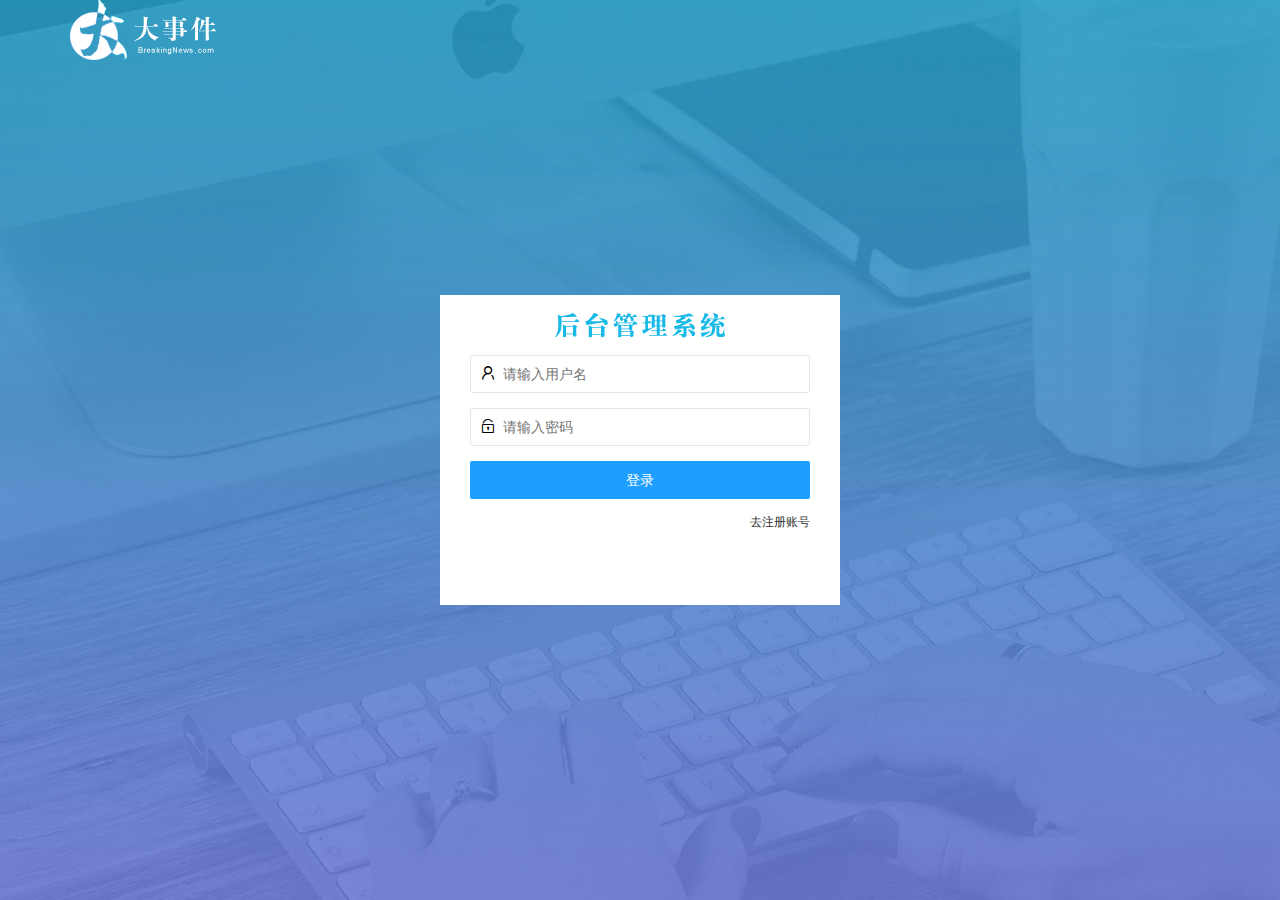
<file: login.html>
<!DOCTYPE html>
<html lang="en">

<head>
    <meta charset="UTF-8">
    <meta name="viewport" content="width=device-width, initial-scale=1.0">
    <title>大事件-登录/注册</title>
    <!-- 导入 LayUI 的样式 -->
    <link rel="stylesheet" href="./assets/lib/layui/css/layui.css" />
    <!-- 导入自己的样式表 -->
    <link rel="stylesheet" href="./assets/css/login.css"/>
</head>

<body>
    <!-- 头部的 Logo 区域 -->
    <div class="layui-main">
        <img src="/assets/images/logo.png" alt="">
    </div>

    <!-- 登录注册区域 -->
    <div class="loginAndRegBox">
        <div class="title-box"></div>
        <div class="login-box">
             <!-- 登录的div -->
  <div class="login-box">
    <!-- 登录的表单 -->
    <form class="layui-form" id="form_login" action="">
      <!-- 用户名 -->
      <div class="layui-form-item">
        <i class="layui-icon layui-icon-username"></i>
        <input type="text" name="username" required lay-verify="required" placeholder="请输入用户名" autocomplete="off" class="layui-input" />
      </div>
      <!-- 密码 -->
      <div class="layui-form-item">
        <i class="layui-icon layui-icon-password"></i>
        <input type="password" name="password" required lay-verify="required|pwd" placeholder="请输入密码" autocomplete="off" class="layui-input" />
      </div>
      <!-- 登录按钮 -->
      <div class="layui-form-item">
        <!-- 注意：表单提交按钮和普通按钮的区别，就是 lay-submit 属性 -->
        <button class="layui-btn layui-btn-fluid layui-btn-normal" lay-submit>登录</button>
      </div>
      <div class="layui-form-item links">
        <a href="javascript:;" id="link_reg">去注册账号</a>
      </div>
    </form>
  </div>
            <!-- <a href="javascript:;" id="link_reg">去注册</a> -->
        </div>
        <div class="reg-box">
            <!-- <a href="javascript:;" id="link_login">去登陆</a> -->
             <!-- 注册的div -->
  <div class="reg-box">
    <!-- 注册的表单 -->
    <form class="layui-form" action="" id="form_reg">
      <!-- 用户名 -->
      <div class="layui-form-item">
        <i class="layui-icon layui-icon-username"></i>
        <input type="text" name="username" required lay-verify="required" placeholder="请输入用户名" autocomplete="off" class="layui-input" />
      </div>
      <!-- 密码 -->
      <div class="layui-form-item">
        <i class="layui-icon layui-icon-password"></i>
        <input type="password" name="password" required lay-verify="required|pwd" placeholder="请输入密码" autocomplete="off" class="layui-input" />
      </div>
      <!-- 密码确认框 -->
      <div class="layui-form-item">
        <i class="layui-icon layui-icon-password"></i>
        <input type="password" name="repassword" required lay-verify="required|pwd|repwd" placeholder="再次确认密码" autocomplete="off" class="layui-input" />
      </div>
      <!-- 注册按钮 -->
      <div class="layui-form-item">
        <!-- 注意：表单提交按钮和普通按钮的区别，就是 lay-submit 属性 -->
        <button class="layui-btn layui-btn-fluid layui-btn-normal" lay-submit>注册</button>
      </div>
      <div class="layui-form-item links">
        <a href="javascript:;" id="link_login">去登录</a>
      </div>
    </form>
  </div>

        </div>
    </div>
</body>
<script src="./assets/lib/layui/layui.all.js"></script>
<script src="./assets/lib/jquery.js"></script>
<script src="/assets/js/baseAPI.js"></script>
<script src="./assets/js/login.js"></script>



</html>
</file>
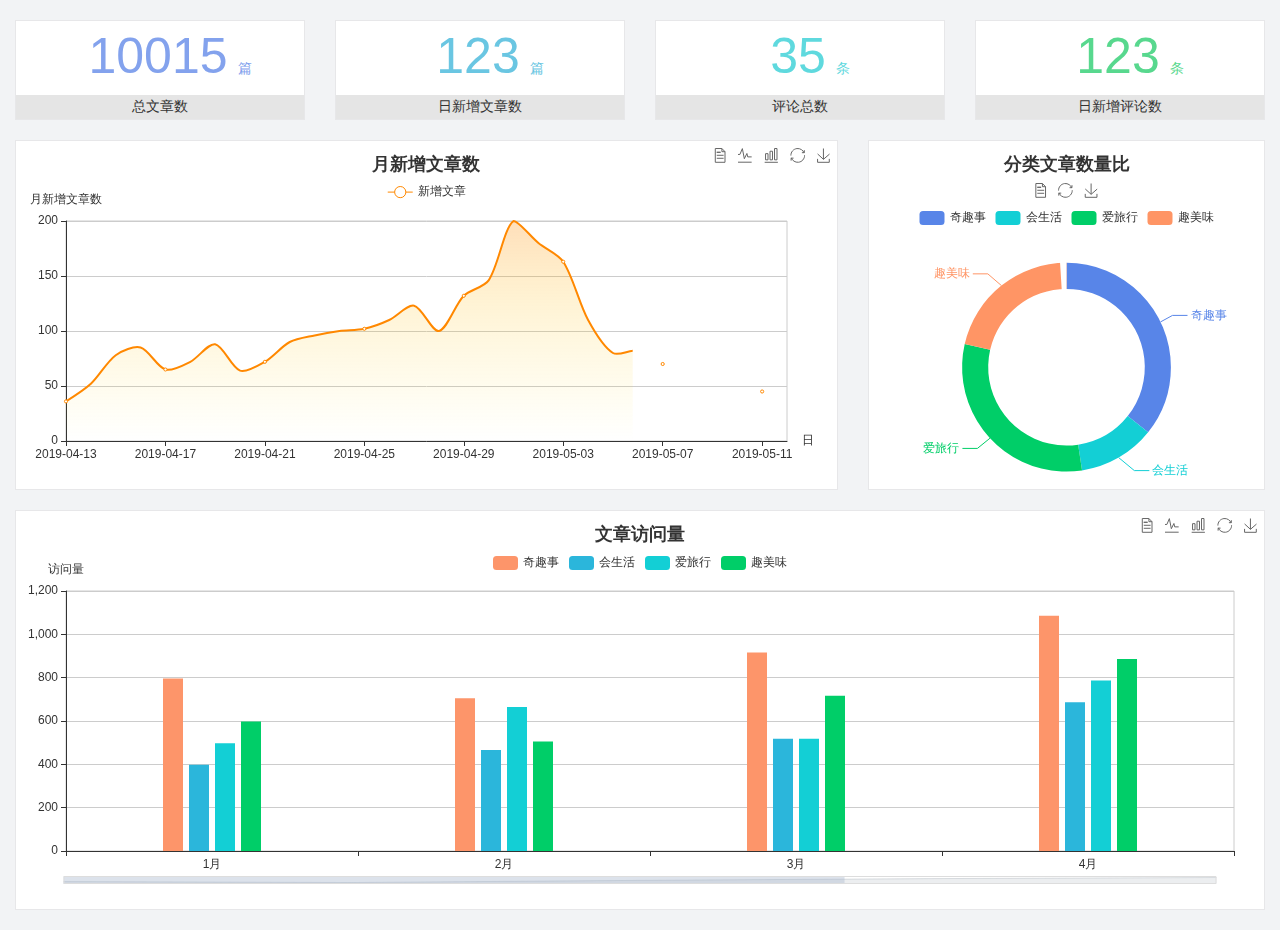
<file: home/dashboard.html>
<!DOCTYPE html>
<html lang="en">

<head>
  <meta charset="UTF-8">
  <meta name="viewport" content="width=device-width, initial-scale=1.0">
  <meta http-equiv="X-UA-Compatible" content="ie=edge">
  <title>图表统计</title>
  <link rel="stylesheet" href="../../assets/lib/bootstrap.css" />
  <link rel="stylesheet" href="../../assets/lib/main.css" />
  <script src="../../assets/lib/jquery.js"></script>
  <script type="text/javascript" src="../../assets/lib/echarts.min.js"></script>
</head>

<body>
  <div class="container-fluid">
    <div class="row spannel_list">
      <div class="col-sm-3 col-xs-6">
        <div class="spannel">
          <em>10015</em><span>篇</span>
          <b>总文章数</b>
        </div>
      </div>
      <div class="col-sm-3 col-xs-6">
        <div class="spannel scolor01">
          <em>123</em><span>篇</span>
          <b>日新增文章数</b>
        </div>
      </div>
      <div class="col-sm-3 col-xs-6">
        <div class="spannel scolor02">
          <em>35</em><span>条</span>
          <b>评论总数</b>
        </div>
      </div>
      <div class="col-sm-3 col-xs-6">
        <div class="spannel scolor03">
          <em>123</em><span>条</span>
          <b>日新增评论数</b>
        </div>
      </div>
    </div>
  </div>

  <div class="container-fluid">
    <div class="row curve-pie">
      <div class="col-lg-8 col-md-8">
        <div class="gragh_pannel" id="curve_show"></div>
      </div>
      <div class="col-lg-4 col-md-4">
        <div class="gragh_pannel" id="pie_show"></div>
      </div>
    </div>
  </div>

  <div class="container-fluid">
    <div class="column_pannel" id="column_show"></div>
  </div>

  <script>
    var oChart = echarts.init(document.getElementById('curve_show'));
    var aList_all = [
      { 'count': 36, 'date': '2019-04-13' },
      { 'count': 52, 'date': '2019-04-14' },
      { 'count': 78, 'date': '2019-04-15' },
      { 'count': 85, 'date': '2019-04-16' },
      { 'count': 65, 'date': '2019-04-17' },
      { 'count': 72, 'date': '2019-04-18' },
      { 'count': 88, 'date': '2019-04-19' },
      { 'count': 64, 'date': '2019-04-20' },
      { 'count': 72, 'date': '2019-04-21' },
      { 'count': 90, 'date': '2019-04-22' },
      { 'count': 96, 'date': '2019-04-23' },
      { 'count': 100, 'date': '2019-04-24' },
      { 'count': 102, 'date': '2019-04-25' },
      { 'count': 110, 'date': '2019-04-26' },
      { 'count': 123, 'date': '2019-04-27' },
      { 'count': 100, 'date': '2019-04-28' },
      { 'count': 132, 'date': '2019-04-29' },
      { 'count': 146, 'date': '2019-04-30' },
      { 'count': 200, 'date': '2019-05-01' },
      { 'count': 180, 'date': '2019-05-02' },
      { 'count': 163, 'date': '2019-05-03' },
      { 'count': 110, 'date': '2019-05-04' },
      { 'count': 80, 'date': '2019-05-05' },
      { 'count': 82, 'date': '2019-05-06' },
      { 'count': 70, 'date': '2019-05-07' },
      { 'count': 65, 'date': '2019-05-08' },
      { 'count': 54, 'date': '2019-05-09' },
      { 'count': 40, 'date': '2019-05-10' },
      { 'count': 45, 'date': '2019-05-11' },
      { 'count': 38, 'date': '2019-05-12' },
    ];

    let aCount = [];
    let aDate = [];

    for (var i = 0; i < aList_all.length; i++) {
      aCount.push(aList_all[i].count);
      aDate.push(aList_all[i].date);
    }

    var chartopt = {
      title: {
        text: '月新增文章数',
        left: 'center',
        top: '10'
      },
      tooltip: {
        trigger: 'axis'
      },
      legend: {
        data: ['新增文章'],
        top: '40'
      },
      toolbox: {
        show: true,
        feature: {
          mark: { show: true },
          dataView: { show: true, readOnly: false },
          magicType: { show: true, type: ['line', 'bar'] },
          restore: { show: true },
          saveAsImage: { show: true }
        }
      },
      calculable: true,
      xAxis: [
        {
          name: '日',
          type: 'category',
          boundaryGap: false,
          data: aDate
        }
      ],
      yAxis: [
        {
          name: '月新增文章数',
          type: 'value'
        }
      ],
      series: [
        {
          name: '新增文章',
          type: 'line',
          smooth: true,
          itemStyle: { normal: { areaStyle: { type: 'default' }, color: '#f80' }, lineStyle: { color: '#f80' } },
          data: aCount
        }],
      areaStyle: {
        normal: {
          color: new echarts.graphic.LinearGradient(0, 0, 0, 1, [{
            offset: 0,
            color: 'rgba(255,136,0,0.39)'
          }, {
            offset: .34,
            color: 'rgba(255,180,0,0.25)'
          }, {
            offset: 1,
            color: 'rgba(255,222,0,0.00)'
          }])

        }
      },
      grid: {
        show: true,
        x: 50,
        x2: 50,
        y: 80,
        height: 220
      }
    };

    oChart.setOption(chartopt);


    var oPie = echarts.init(document.getElementById('pie_show'));
    var oPieopt =
    {
      title: {
        top: 10,
        text: '分类文章数量比',
        x: 'center'
      },
      tooltip: {
        trigger: 'item',
        formatter: "{a} <br/>{b} : {c} ({d}%)"
      },
      color: ['#5885e8', '#13cfd5', '#00ce68', '#ff9565'],
      legend: {
        x: 'center',
        top: 65,
        data: ['奇趣事', '会生活', '爱旅行', '趣美味']
      },
      toolbox: {
        show: true,
        x: 'center',
        top: 35,
        feature: {
          mark: { show: true },
          dataView: { show: true, readOnly: false },
          magicType: {
            show: true,
            type: ['pie', 'funnel'],
            option: {
              funnel: {
                x: '25%',
                width: '50%',
                funnelAlign: 'left',
                max: 1548
              }
            }
          },
          restore: { show: true },
          saveAsImage: { show: true }
        }
      },
      calculable: true,
      series: [
        {
          name: '访问来源',
          type: 'pie',
          radius: ['45%', '60%'],
          center: ['50%', '65%'],
          data: [
            { value: 300, name: '奇趣事' },
            { value: 100, name: '会生活' },
            { value: 260, name: '爱旅行' },
            { value: 180, name: '趣美味' }
          ]
        }
      ]
    };
    oPie.setOption(oPieopt);



    var oColumn = this.echarts.init(document.getElementById('column_show'));
    var oColumnopt =
    {
      title: {
        text: '文章访问量',
        left: 'center',
        top: '10'
      },
      tooltip: {
        trigger: 'axis'
      },
      legend: {
        data: ['奇趣事', '会生活', '爱旅行', '趣美味'],
        top: '40'
      },
      toolbox: {
        show: true,
        feature: {
          mark: { show: true },
          dataView: { show: true, readOnly: false },
          magicType: { show: true, type: ['line', 'bar'] },
          restore: { show: true },
          saveAsImage: { show: true }
        }
      },
      calculable: true,
      xAxis: [
        {
          type: 'category',
          data: ['1月', '2月', '3月', '4月', '5月']
        }
      ],
      yAxis: [
        {
          name: '访问量',
          type: 'value'
        }
      ],
      series: [
        {
          name: '奇趣事',
          type: 'bar',
          barWidth: 20,
          itemStyle: {
            normal: { areaStyle: { type: 'default' }, color: '#fd956a' }
          },
          data: [800, 708, 920, 1090, 1200]
        },
        {
          name: '会生活',
          type: 'bar',
          barWidth: 20,
          itemStyle: {
            normal: { areaStyle: { type: 'default' }, color: '#2bb6db' }
          },
          data: [400, 468, 520, 690, 800]
        },
        {
          name: '爱旅行',
          type: 'bar',
          barWidth: 20,
          itemStyle: {
            normal: { areaStyle: { type: 'default' }, color: '#13cfd5' }
          },
          data: [500, 668, 520, 790, 900]
        },
        {
          name: '趣美味',
          type: 'bar',
          barWidth: 20,
          itemStyle: {
            normal: { areaStyle: { type: 'default' }, color: '#00ce68' }
          },
          data: [600, 508, 720, 890, 1000]
        }
      ],
      grid: {
        show: true,
        x: 50,
        x2: 30,
        y: 80,
        height: 260
      },
      dataZoom: [//给x轴设置滚动条
        {
          start: 0,//默认为0
          end: 100 - 1000 / 31,//默认为100
          type: 'slider',
          show: true,
          xAxisIndex: [0],
          handleSize: 0,//滑动条的 左右2个滑动条的大小
          height: 8,//组件高度
          left: 45, //左边的距离
          right: 50,//右边的距离
          bottom: 26,//右边的距离
          handleColor: '#ddd',//h滑动图标的颜色
          handleStyle: {
            borderColor: "#cacaca",
            borderWidth: "1",
            shadowBlur: 2,
            background: "#ddd",
            shadowColor: "#ddd",
          }
        }]
    };
    oColumn.setOption(oColumnopt);
  </script>
</body>

</html>
</file>
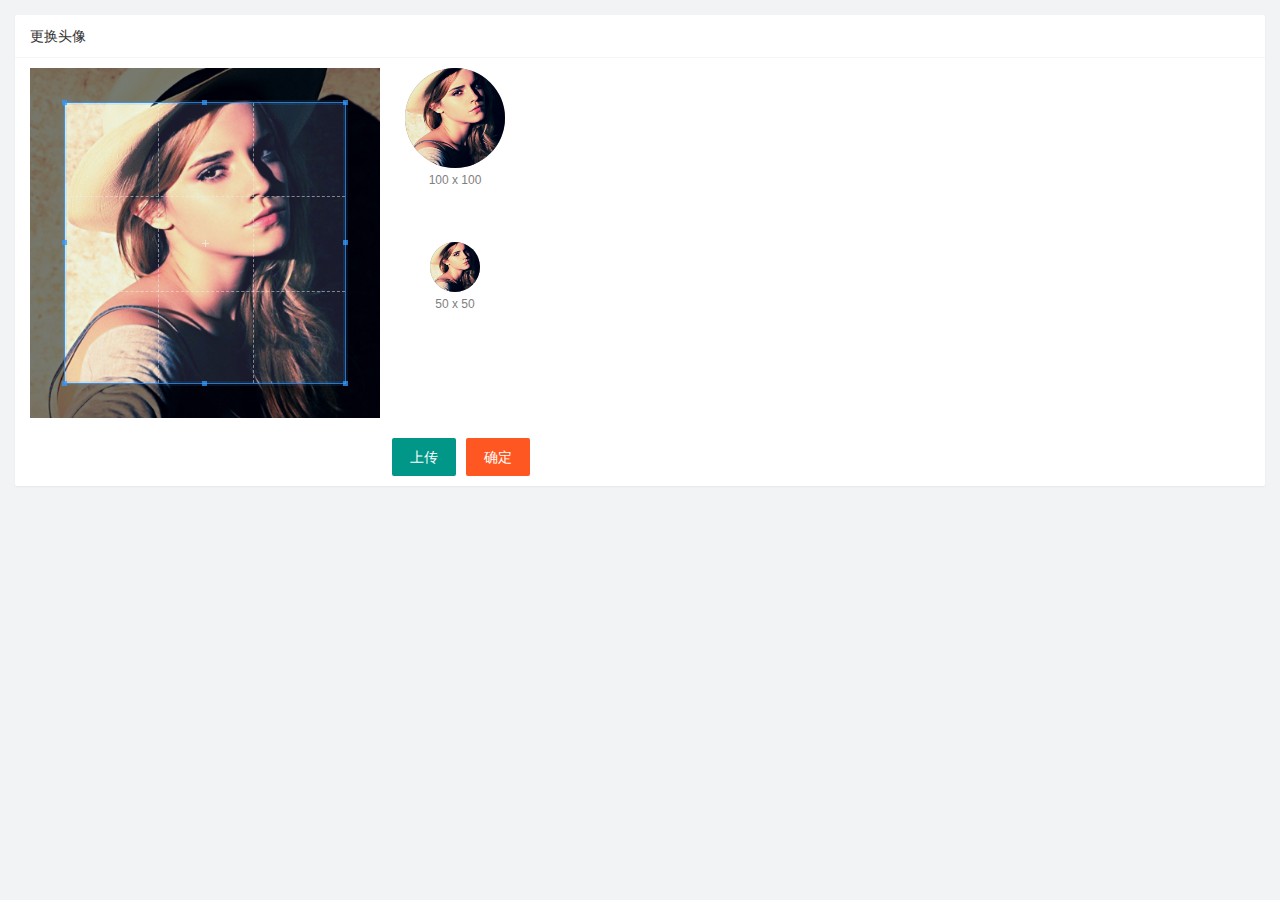
<file: user/user_avatar.html>
<!DOCTYPE html>
<html lang="en">
  <head>
    <meta charset="UTF-8" />
    <meta name="viewport" content="width=device-width, initial-scale=1.0" />
    <title>Document</title>
    <link rel="stylesheet" href="/assets/lib/layui/css/layui.css" />
    <link rel="stylesheet" href="/assets/lib/cropper/cropper.css">
    <link rel="stylesheet" href="/assets/css/user_avatar.css" />
  </head>
  <body>
    <!-- 卡片区域 -->
    <div class="layui-card">
      <div class="layui-card-header">更换头像</div>
      <div class="layui-card-body">
        <!-- 第一行的图片裁剪和预览区域 -->
<div class="row1">
    <!-- 图片裁剪区域 -->
    <div class="cropper-box">
      <!-- 这个 img 标签很重要，将来会把它初始化为裁剪区域 -->
      <img id="image" src="/assets/images/sample.jpg" />
    </div>
    <!-- 图片的预览区域 -->
    <div class="preview-box">
      <div>
        <!-- 宽高为 100px 的预览区域 -->
        <div class="img-preview w100"></div>
        <p class="size">100 x 100</p>
      </div>
      <div>
        <!-- 宽高为 50px 的预览区域 -->
        <div class="img-preview w50"></div>
        <p class="size">50 x 50</p>
      </div>
    </div>
  </div
  <!-- 第二行的按钮区域 -->
  <div class="row2">
      <!-- 通过accept 属性，可以指定，允许用户选择什么类型的文件 -->
    <input type="file" id="file" accept="image/*" style="display: none;"/>
    <button type="button" id="btnChooseImage" class="layui-btn">上传</button>
    <button type="button" id="btnUpload" class="layui-btn layui-btn-danger">确定</button>
  </div>
      </div>
    </div>
    <script src="/assets/lib/layui/layui.all.js"></script>
    <script src="/assets/lib/jquery.js"></script>

<script src="/assets/lib/cropper/Cropper.js"></script>
<script src="/assets/lib/cropper/jquery-cropper.js"></script>
<script src="/assets/js/baseAPI.js"></script>
<script src="/assets/js/user_avatar.js"></script>
  </body>
</html>
</file>
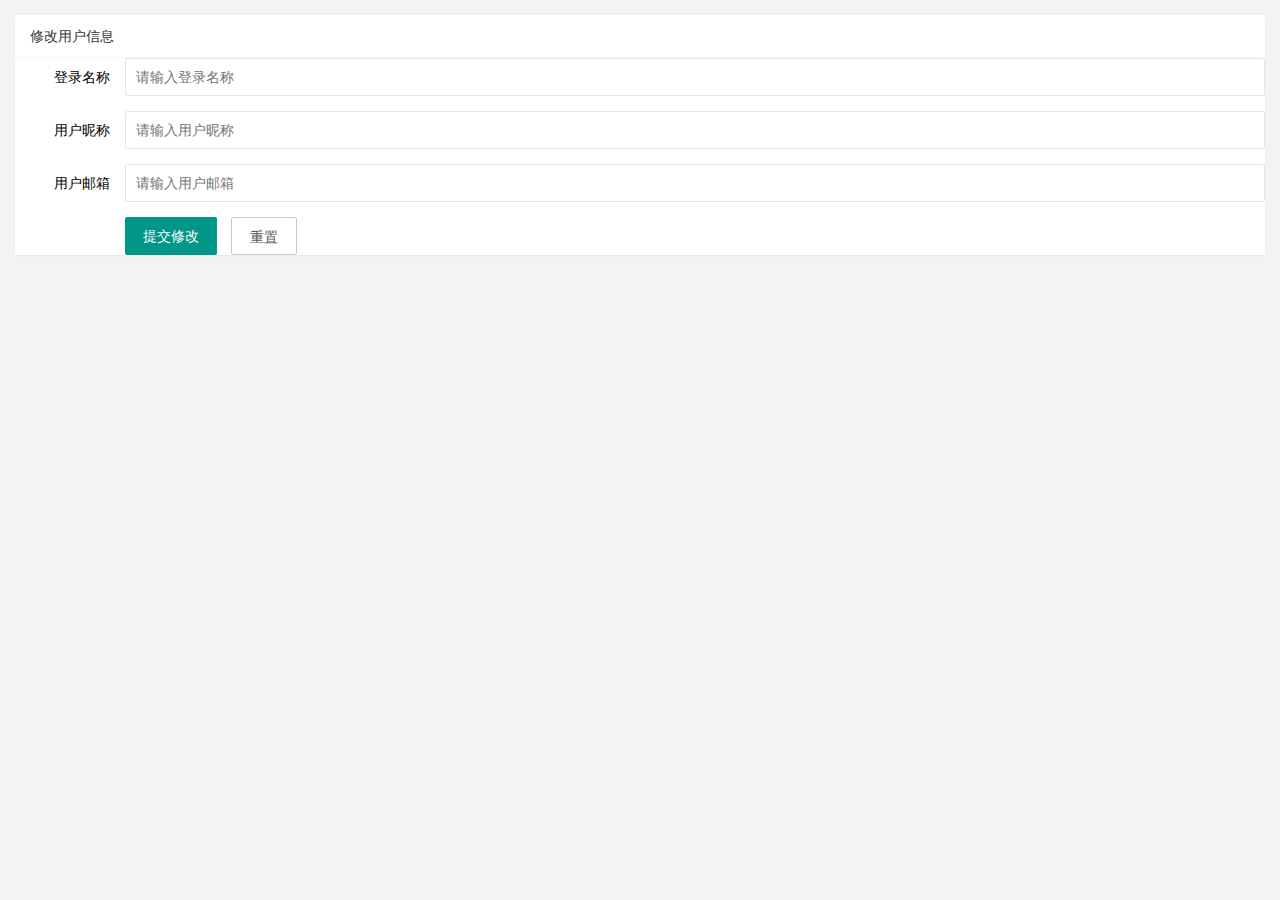
<file: user/user_info.html>
<!DOCTYPE html>
<html lang="en">
  <head>
    <meta charset="UTF-8" />
    <meta name="viewport" content="width=device-width, initial-scale=1.0" />
    <title>Document</title>
    <!-- 导入 layui 的样式 -->
    <link rel="stylesheet" href="/assets/lib/layui/css/layui.css" />
    <!-- 导入自己的样式 -->
    <link rel="stylesheet" href="/assets/css/user_info.css" />
  </head>
  <body>
    <!-- 卡片区域 -->
    <div class="layui-card">
      <div class="layui-card-header">修改用户信息</div>
      <!-- form 表单区域 -->
<form class="layui-form" action="" lay-filter="formUserInfo">
<input type="hidden" name="id" >
    <div class="layui-form-item">
      <label class="layui-form-label">登录名称</label>
      <div class="layui-input-block">
        <input type="text"  name="username" required lay-verify="required" placeholder="请输入登录名称" autocomplete="off" class="layui-input" readonly />
      </div>
    </div>
    <div class="layui-form-item">
      <label class="layui-form-label">用户昵称</label>
      <div class="layui-input-block">
        <input type="text" name="nickname" required lay-verify="required|nickname" placeholder="请输入用户昵称" autocomplete="off" class="layui-input" />
      </div>
    </div>
    <div class="layui-form-item">
      <label class="layui-form-label">用户邮箱</label>
      <div class="layui-input-block">
        <input type="text" name="email" required lay-verify="required|email" placeholder="请输入用户邮箱" autocomplete="off" class="layui-input" />
      </div>
    </div>
    <div class="layui-form-item">
      <div class="layui-input-block">
        <button class="layui-btn" lay-submit lay-filter="formDemo">提交修改</button>
        <button  id="btnReset" class="layui-btn layui-btn-primary">重置</button>
      </div>
    </div>
  </form>
    </div>
    <!-- 导入 layui 的 js -->
<script src="/assets/lib/layui/layui.all.js"></script>
<!-- 导入 jquery -->
<script src="/assets/lib/jquery.js"></script>
<script src="/assets/js/baseAPI.js"></script>
<!-- 导入自己的 js -->
<script src="/assets/js/user_info.js"></script>
  </body>
</html>
</file>
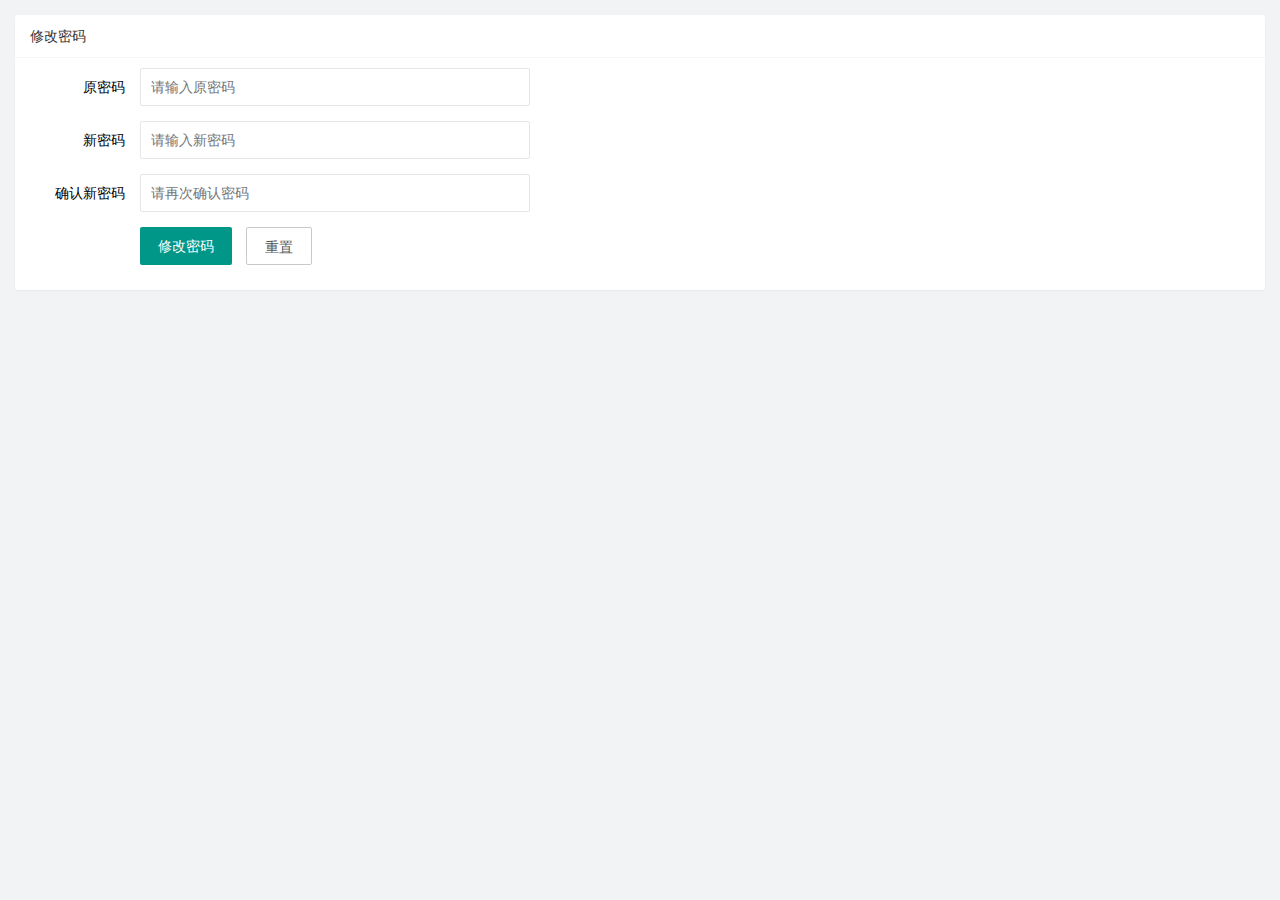
<file: user/user_pwd.html>
<!DOCTYPE html>
<html lang="en">
  <head>
    <meta charset="UTF-8" />
    <meta name="viewport" content="width=device-width, initial-scale=1.0" />
    <title>Document</title>
    <link rel="stylesheet" href="/assets/lib/layui/css/layui.css" />
    <link rel="stylesheet" href="/assets/css/user_pwd.css" />
  </head>
  <body>
    <!-- 卡片区域 -->
    <div class="layui-card">
      <div class="layui-card-header">修改密码</div>
      <div class="layui-card-body">
        <form class="layui-form">
          <div class="layui-form-item">
            <label class="layui-form-label">原密码</label>
            <div class="layui-input-block">
              <input type="password" name="oldPwd" required lay-verify="required|pwd" placeholder="请输入原密码" autocomplete="off" class="layui-input" />
            </div>
          </div>
          <div class="layui-form-item">
            <label class="layui-form-label">新密码</label>
            <div class="layui-input-block">
              <input type="password" name="newPwd" required lay-verify="required|pwd|samePwd" placeholder="请输入新密码" autocomplete="off" class="layui-input" />
            </div>
          </div>
          <div class="layui-form-item">
            <label class="layui-form-label">确认新密码</label>
            <div class="layui-input-block">
              <input type="password" name="rePwd" required lay-verify="required|pwd|rePwd" placeholder="请再次确认密码" autocomplete="off" class="layui-input" />
            </div>
          </div>
          <div class="layui-form-item">
            <div class="layui-input-block">
              <button class="layui-btn" lay-submit lay-filter="formDemo">修改密码</button>
              <button type="reset" class="layui-btn layui-btn-primary">重置</button>
            </div>
          </div>
        </form>
      </div>
    </div>
    <!-- 导入 layui 的 js -->
<script src="/assets/lib/layui/layui.all.js"></script>
<!-- 导入 jQuery -->
<script src="/assets/lib/jquery.js"></script>
<!-- 导入 baseAPI -->
<script src="/assets/js/baseAPI.js"></script>
<!-- 导入自己的 js -->
<script src="/assets/js/user_pwd.js"></script>
  </body>
</html>
</file>
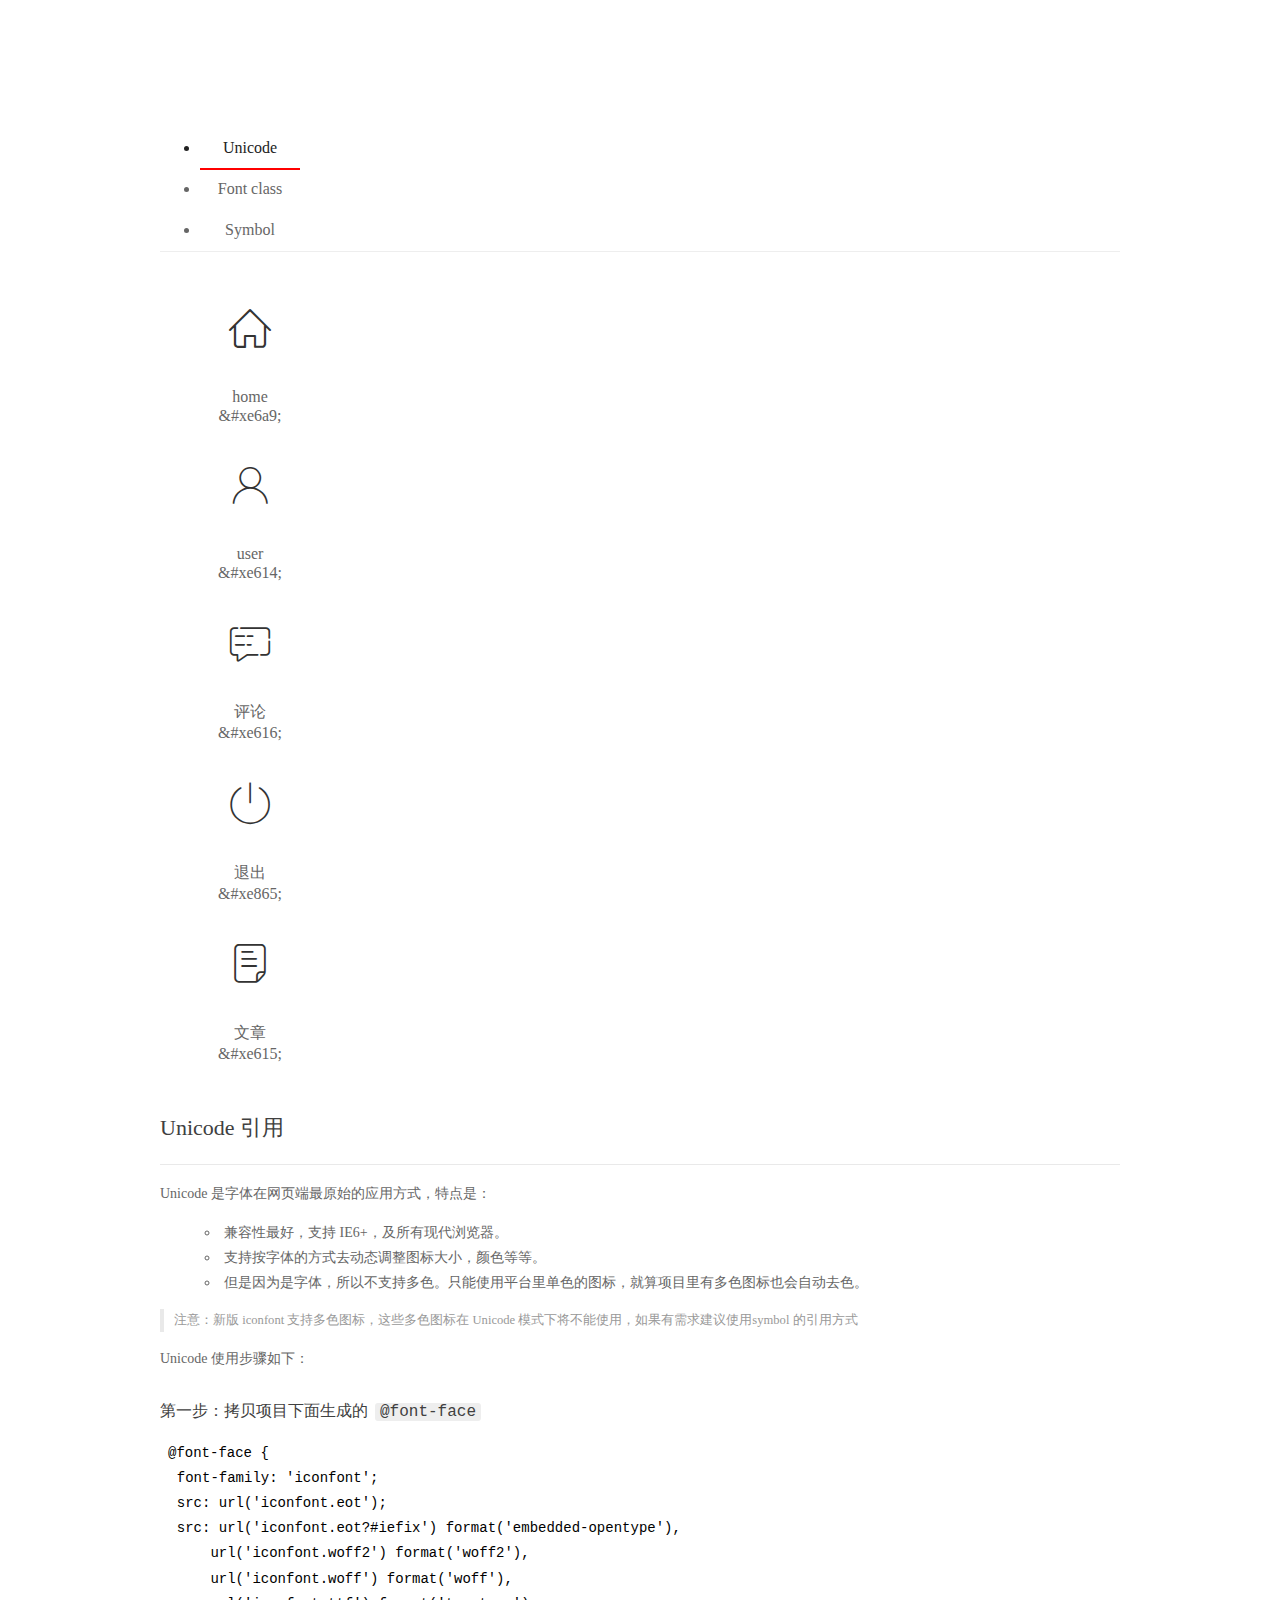
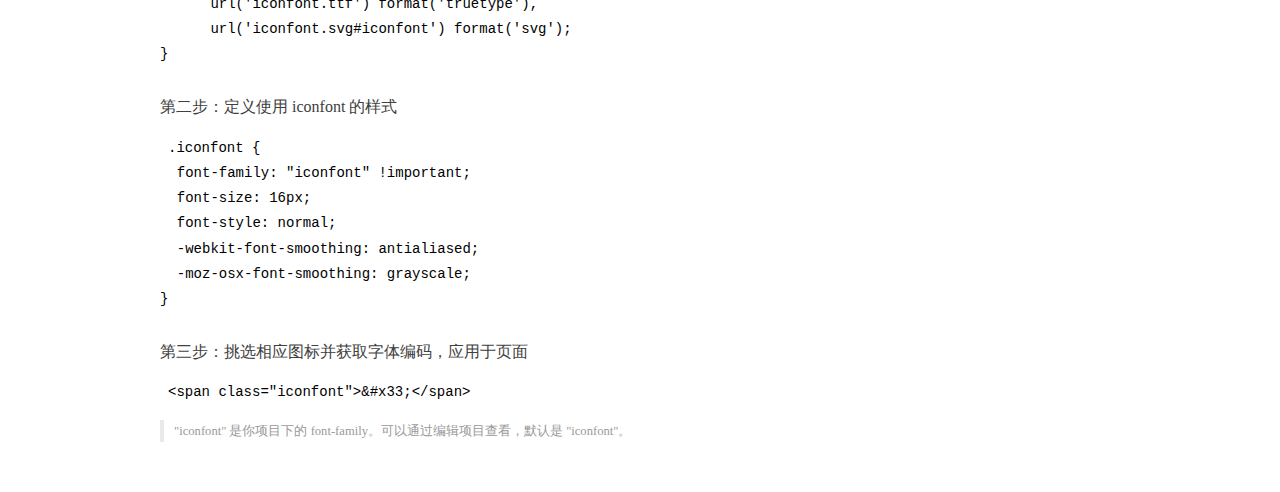
<file: assets/fonts/demo_index.html>
<!DOCTYPE html>
<html>
<head>
  <meta charset="utf-8"/>
  <title>IconFont Demo</title>
  <link rel="shortcut icon" href="https://gtms04.alicdn.com/tps/i4/TB1_oz6GVXXXXaFXpXXJDFnIXXX-64-64.ico" type="image/x-icon"/>
  <link rel="stylesheet" href="https://g.alicdn.com/thx/cube/1.3.2/cube.min.css">
  <link rel="stylesheet" href="demo.css">
  <link rel="stylesheet" href="iconfont.css">
  <script src="iconfont.js"></script>
  <!-- jQuery -->
  <script src="https://a1.alicdn.com/oss/uploads/2018/12/26/7bfddb60-08e8-11e9-9b04-53e73bb6408b.js"></script>
  <!-- 代码高亮 -->
  <script src="https://a1.alicdn.com/oss/uploads/2018/12/26/a3f714d0-08e6-11e9-8a15-ebf944d7534c.js"></script>
</head>
<body>
  <div class="main">
    <h1 class="logo"><a href="https://www.iconfont.cn/" title="iconfont 首页" target="_blank">&#xe86b;</a></h1>
    <div class="nav-tabs">
      <ul id="tabs" class="dib-box">
        <li class="dib active"><span>Unicode</span></li>
        <li class="dib"><span>Font class</span></li>
        <li class="dib"><span>Symbol</span></li>
      </ul>
      
    </div>
    <div class="tab-container">
      <div class="content unicode" style="display: block;">
          <ul class="icon_lists dib-box">
          
            <li class="dib">
              <span class="icon iconfont">&#xe6a9;</span>
                <div class="name">home</div>
                <div class="code-name">&amp;#xe6a9;</div>
              </li>
          
            <li class="dib">
              <span class="icon iconfont">&#xe614;</span>
                <div class="name">user</div>
                <div class="code-name">&amp;#xe614;</div>
              </li>
          
            <li class="dib">
              <span class="icon iconfont">&#xe616;</span>
                <div class="name">评论</div>
                <div class="code-name">&amp;#xe616;</div>
              </li>
          
            <li class="dib">
              <span class="icon iconfont">&#xe865;</span>
                <div class="name">退出</div>
                <div class="code-name">&amp;#xe865;</div>
              </li>
          
            <li class="dib">
              <span class="icon iconfont">&#xe615;</span>
                <div class="name">文章</div>
                <div class="code-name">&amp;#xe615;</div>
              </li>
          
          </ul>
          <div class="article markdown">
          <h2 id="unicode-">Unicode 引用</h2>
          <hr>

          <p>Unicode 是字体在网页端最原始的应用方式，特点是：</p>
          <ul>
            <li>兼容性最好，支持 IE6+，及所有现代浏览器。</li>
            <li>支持按字体的方式去动态调整图标大小，颜色等等。</li>
            <li>但是因为是字体，所以不支持多色。只能使用平台里单色的图标，就算项目里有多色图标也会自动去色。</li>
          </ul>
          <blockquote>
            <p>注意：新版 iconfont 支持多色图标，这些多色图标在 Unicode 模式下将不能使用，如果有需求建议使用symbol 的引用方式</p>
          </blockquote>
          <p>Unicode 使用步骤如下：</p>
          <h3 id="-font-face">第一步：拷贝项目下面生成的 <code>@font-face</code></h3>
<pre><code class="language-css"
>@font-face {
  font-family: 'iconfont';
  src: url('iconfont.eot');
  src: url('iconfont.eot?#iefix') format('embedded-opentype'),
      url('iconfont.woff2') format('woff2'),
      url('iconfont.woff') format('woff'),
      url('iconfont.ttf') format('truetype'),
      url('iconfont.svg#iconfont') format('svg');
}
</code></pre>
          <h3 id="-iconfont-">第二步：定义使用 iconfont 的样式</h3>
<pre><code class="language-css"
>.iconfont {
  font-family: "iconfont" !important;
  font-size: 16px;
  font-style: normal;
  -webkit-font-smoothing: antialiased;
  -moz-osx-font-smoothing: grayscale;
}
</code></pre>
          <h3 id="-">第三步：挑选相应图标并获取字体编码，应用于页面</h3>
<pre>
<code class="language-html"
>&lt;span class="iconfont"&gt;&amp;#x33;&lt;/span&gt;
</code></pre>
          <blockquote>
            <p>"iconfont" 是你项目下的 font-family。可以通过编辑项目查看，默认是 "iconfont"。</p>
          </blockquote>
          </div>
      </div>
      <div class="content font-class">
        <ul class="icon_lists dib-box">
          
          <li class="dib">
            <span class="icon iconfont icon-home"></span>
            <div class="name">
              home
            </div>
            <div class="code-name">.icon-home
            </div>
          </li>
          
          <li class="dib">
            <span class="icon iconfont icon-user"></span>
            <div class="name">
              user
            </div>
            <div class="code-name">.icon-user
            </div>
          </li>
          
          <li class="dib">
            <span class="icon iconfont icon-pinglun"></span>
            <div class="name">
              评论
            </div>
            <div class="code-name">.icon-pinglun
            </div>
          </li>
          
          <li class="dib">
            <span class="icon iconfont icon-tuichu"></span>
            <div class="name">
              退出
            </div>
            <div class="code-name">.icon-tuichu
            </div>
          </li>
          
          <li class="dib">
            <span class="icon iconfont icon-16"></span>
            <div class="name">
              文章
            </div>
            <div class="code-name">.icon-16
            </div>
          </li>
          
        </ul>
        <div class="article markdown">
        <h2 id="font-class-">font-class 引用</h2>
        <hr>

        <p>font-class 是 Unicode 使用方式的一种变种，主要是解决 Unicode 书写不直观，语意不明确的问题。</p>
        <p>与 Unicode 使用方式相比，具有如下特点：</p>
        <ul>
          <li>兼容性良好，支持 IE8+，及所有现代浏览器。</li>
          <li>相比于 Unicode 语意明确，书写更直观。可以很容易分辨这个 icon 是什么。</li>
          <li>因为使用 class 来定义图标，所以当要替换图标时，只需要修改 class 里面的 Unicode 引用。</li>
          <li>不过因为本质上还是使用的字体，所以多色图标还是不支持的。</li>
        </ul>
        <p>使用步骤如下：</p>
        <h3 id="-fontclass-">第一步：引入项目下面生成的 fontclass 代码：</h3>
<pre><code class="language-html">&lt;link rel="stylesheet" href="./iconfont.css"&gt;
</code></pre>
        <h3 id="-">第二步：挑选相应图标并获取类名，应用于页面：</h3>
<pre><code class="language-html">&lt;span class="iconfont icon-xxx"&gt;&lt;/span&gt;
</code></pre>
        <blockquote>
          <p>"
            iconfont" 是你项目下的 font-family。可以通过编辑项目查看，默认是 "iconfont"。</p>
        </blockquote>
      </div>
      </div>
      <div class="content symbol">
          <ul class="icon_lists dib-box">
          
            <li class="dib">
                <svg class="icon svg-icon" aria-hidden="true">
                  <use xlink:href="#icon-home"></use>
                </svg>
                <div class="name">home</div>
                <div class="code-name">#icon-home</div>
            </li>
          
            <li class="dib">
                <svg class="icon svg-icon" aria-hidden="true">
                  <use xlink:href="#icon-user"></use>
                </svg>
                <div class="name">user</div>
                <div class="code-name">#icon-user</div>
            </li>
          
            <li class="dib">
                <svg class="icon svg-icon" aria-hidden="true">
                  <use xlink:href="#icon-pinglun"></use>
                </svg>
                <div class="name">评论</div>
                <div class="code-name">#icon-pinglun</div>
            </li>
          
            <li class="dib">
                <svg class="icon svg-icon" aria-hidden="true">
                  <use xlink:href="#icon-tuichu"></use>
                </svg>
                <div class="name">退出</div>
                <div class="code-name">#icon-tuichu</div>
            </li>
          
            <li class="dib">
                <svg class="icon svg-icon" aria-hidden="true">
                  <use xlink:href="#icon-16"></use>
                </svg>
                <div class="name">文章</div>
                <div class="code-name">#icon-16</div>
            </li>
          
          </ul>
          <div class="article markdown">
          <h2 id="symbol-">Symbol 引用</h2>
          <hr>

          <p>这是一种全新的使用方式，应该说这才是未来的主流，也是平台目前推荐的用法。相关介绍可以参考这篇<a href="">文章</a>
            这种用法其实是做了一个 SVG 的集合，与另外两种相比具有如下特点：</p>
          <ul>
            <li>支持多色图标了，不再受单色限制。</li>
            <li>通过一些技巧，支持像字体那样，通过 <code>font-size</code>, <code>color</code> 来调整样式。</li>
            <li>兼容性较差，支持 IE9+，及现代浏览器。</li>
            <li>浏览器渲染 SVG 的性能一般，还不如 png。</li>
          </ul>
          <p>使用步骤如下：</p>
          <h3 id="-symbol-">第一步：引入项目下面生成的 symbol 代码：</h3>
<pre><code class="language-html">&lt;script src="./iconfont.js"&gt;&lt;/script&gt;
</code></pre>
          <h3 id="-css-">第二步：加入通用 CSS 代码（引入一次就行）：</h3>
<pre><code class="language-html">&lt;style&gt;
.icon {
  width: 1em;
  height: 1em;
  vertical-align: -0.15em;
  fill: currentColor;
  overflow: hidden;
}
&lt;/style&gt;
</code></pre>
          <h3 id="-">第三步：挑选相应图标并获取类名，应用于页面：</h3>
<pre><code class="language-html">&lt;svg class="icon" aria-hidden="true"&gt;
  &lt;use xlink:href="#icon-xxx"&gt;&lt;/use&gt;
&lt;/svg&gt;
</code></pre>
          </div>
      </div>

    </div>
  </div>
  <script>
  $(document).ready(function () {
      $('.tab-container .content:first').show()

      $('#tabs li').click(function (e) {
        var tabContent = $('.tab-container .content')
        var index = $(this).index()

        if ($(this).hasClass('active')) {
          return
        } else {
          $('#tabs li').removeClass('active')
          $(this).addClass('active')

          tabContent.hide().eq(index).fadeIn()
        }
      })
    })
  </script>
</body>
</html>
</file>
<file: assets/lib/layui/css/layui.css>
/** layui-v2.5.5 MIT License By https://www.layui.com */
 .layui-inline,img{display:inline-block;vertical-align:middle}h1,h2,h3,h4,h5,h6{font-weight:400}.layui-edge,.layui-header,.layui-inline,.layui-main{position:relative}.layui-body,.layui-edge,.layui-elip{overflow:hidden}.layui-btn,.layui-edge,.layui-inline,img{vertical-align:middle}.layui-btn,.layui-disabled,.layui-icon,.layui-unselect{-moz-user-select:none;-webkit-user-select:none;-ms-user-select:none}.layui-elip,.layui-form-checkbox span,.layui-form-pane .layui-form-label{text-overflow:ellipsis;white-space:nowrap}.layui-breadcrumb,.layui-tree-btnGroup{visibility:hidden}blockquote,body,button,dd,div,dl,dt,form,h1,h2,h3,h4,h5,h6,input,li,ol,p,pre,td,textarea,th,ul{margin:0;padding:0;-webkit-tap-highlight-color:rgba(0,0,0,0)}a:active,a:hover{outline:0}img{border:none}li{list-style:none}table{border-collapse:collapse;border-spacing:0}h4,h5,h6{font-size:100%}button,input,optgroup,option,select,textarea{font-family:inherit;font-size:inherit;font-style:inherit;font-weight:inherit;outline:0}pre{white-space:pre-wrap;white-space:-moz-pre-wrap;white-space:-pre-wrap;white-space:-o-pre-wrap;word-wrap:break-word}body{line-height:24px;font:14px Helvetica Neue,Helvetica,PingFang SC,Tahoma,Arial,sans-serif}hr{height:1px;margin:10px 0;border:0;clear:both}a{color:#333;text-decoration:none}a:hover{color:#777}a cite{font-style:normal;*cursor:pointer}.layui-border-box,.layui-border-box *{box-sizing:border-box}.layui-box,.layui-box *{box-sizing:content-box}.layui-clear{clear:both;*zoom:1}.layui-clear:after{content:'\20';clear:both;*zoom:1;display:block;height:0}.layui-inline{*display:inline;*zoom:1}.layui-edge{display:inline-block;width:0;height:0;border-width:6px;border-style:dashed;border-color:transparent}.layui-edge-top{top:-4px;border-bottom-color:#999;border-bottom-style:solid}.layui-edge-right{border-left-color:#999;border-left-style:solid}.layui-edge-bottom{top:2px;border-top-color:#999;border-top-style:solid}.layui-edge-left{border-right-color:#999;border-right-style:solid}.layui-disabled,.layui-disabled:hover{color:#d2d2d2!important;cursor:not-allowed!important}.layui-circle{border-radius:100%}.layui-show{display:block!important}.layui-hide{display:none!important}@font-face{font-family:layui-icon;src:url(../font/iconfont.eot?v=250);src:url(../font/iconfont.eot?v=250#iefix) format('embedded-opentype'),url(../font/iconfont.woff2?v=250) format('woff2'),url(../font/iconfont.woff?v=250) format('woff'),url(../font/iconfont.ttf?v=250) format('truetype'),url(../font/iconfont.svg?v=250#layui-icon) format('svg')}.layui-icon{font-family:layui-icon!important;font-size:16px;font-style:normal;-webkit-font-smoothing:antialiased;-moz-osx-font-smoothing:grayscale}.layui-icon-reply-fill:before{content:"\e611"}.layui-icon-set-fill:before{content:"\e614"}.layui-icon-menu-fill:before{content:"\e60f"}.layui-icon-search:before{content:"\e615"}.layui-icon-share:before{content:"\e641"}.layui-icon-set-sm:before{content:"\e620"}.layui-icon-engine:before{content:"\e628"}.layui-icon-close:before{content:"\1006"}.layui-icon-close-fill:before{content:"\1007"}.layui-icon-chart-screen:before{content:"\e629"}.layui-icon-star:before{content:"\e600"}.layui-icon-circle-dot:before{content:"\e617"}.layui-icon-chat:before{content:"\e606"}.layui-icon-release:before{content:"\e609"}.layui-icon-list:before{content:"\e60a"}.layui-icon-chart:before{content:"\e62c"}.layui-icon-ok-circle:before{content:"\1005"}.layui-icon-layim-theme:before{content:"\e61b"}.layui-icon-table:before{content:"\e62d"}.layui-icon-right:before{content:"\e602"}.layui-icon-left:before{content:"\e603"}.layui-icon-cart-simple:before{content:"\e698"}.layui-icon-face-cry:before{content:"\e69c"}.layui-icon-face-smile:before{content:"\e6af"}.layui-icon-survey:before{content:"\e6b2"}.layui-icon-tree:before{content:"\e62e"}.layui-icon-upload-circle:before{content:"\e62f"}.layui-icon-add-circle:before{content:"\e61f"}.layui-icon-download-circle:before{content:"\e601"}.layui-icon-templeate-1:before{content:"\e630"}.layui-icon-util:before{content:"\e631"}.layui-icon-face-surprised:before{content:"\e664"}.layui-icon-edit:before{content:"\e642"}.layui-icon-speaker:before{content:"\e645"}.layui-icon-down:before{content:"\e61a"}.layui-icon-file:before{content:"\e621"}.layui-icon-layouts:before{content:"\e632"}.layui-icon-rate-half:before{content:"\e6c9"}.layui-icon-add-circle-fine:before{content:"\e608"}.layui-icon-prev-circle:before{content:"\e633"}.layui-icon-read:before{content:"\e705"}.layui-icon-404:before{content:"\e61c"}.layui-icon-carousel:before{content:"\e634"}.layui-icon-help:before{content:"\e607"}.layui-icon-code-circle:before{content:"\e635"}.layui-icon-water:before{content:"\e636"}.layui-icon-username:before{content:"\e66f"}.layui-icon-find-fill:before{content:"\e670"}.layui-icon-about:before{content:"\e60b"}.layui-icon-location:before{content:"\e715"}.layui-icon-up:before{content:"\e619"}.layui-icon-pause:before{content:"\e651"}.layui-icon-date:before{content:"\e637"}.layui-icon-layim-uploadfile:before{content:"\e61d"}.layui-icon-delete:before{content:"\e640"}.layui-icon-play:before{content:"\e652"}.layui-icon-top:before{content:"\e604"}.layui-icon-friends:before{content:"\e612"}.layui-icon-refresh-3:before{content:"\e9aa"}.layui-icon-ok:before{content:"\e605"}.layui-icon-layer:before{content:"\e638"}.layui-icon-face-smile-fine:before{content:"\e60c"}.layui-icon-dollar:before{content:"\e659"}.layui-icon-group:before{content:"\e613"}.layui-icon-layim-download:before{content:"\e61e"}.layui-icon-picture-fine:before{content:"\e60d"}.layui-icon-link:before{content:"\e64c"}.layui-icon-diamond:before{content:"\e735"}.layui-icon-log:before{content:"\e60e"}.layui-icon-rate-solid:before{content:"\e67a"}.layui-icon-fonts-del:before{content:"\e64f"}.layui-icon-unlink:before{content:"\e64d"}.layui-icon-fonts-clear:before{content:"\e639"}.layui-icon-triangle-r:before{content:"\e623"}.layui-icon-circle:before{content:"\e63f"}.layui-icon-radio:before{content:"\e643"}.layui-icon-align-center:before{content:"\e647"}.layui-icon-align-right:before{content:"\e648"}.layui-icon-align-left:before{content:"\e649"}.layui-icon-loading-1:before{content:"\e63e"}.layui-icon-return:before{content:"\e65c"}.layui-icon-fonts-strong:before{content:"\e62b"}.layui-icon-upload:before{content:"\e67c"}.layui-icon-dialogue:before{content:"\e63a"}.layui-icon-video:before{content:"\e6ed"}.layui-icon-headset:before{content:"\e6fc"}.layui-icon-cellphone-fine:before{content:"\e63b"}.layui-icon-add-1:before{content:"\e654"}.layui-icon-face-smile-b:before{content:"\e650"}.layui-icon-fonts-html:before{content:"\e64b"}.layui-icon-form:before{content:"\e63c"}.layui-icon-cart:before{content:"\e657"}.layui-icon-camera-fill:before{content:"\e65d"}.layui-icon-tabs:before{content:"\e62a"}.layui-icon-fonts-code:before{content:"\e64e"}.layui-icon-fire:before{content:"\e756"}.layui-icon-set:before{content:"\e716"}.layui-icon-fonts-u:before{content:"\e646"}.layui-icon-triangle-d:before{content:"\e625"}.layui-icon-tips:before{content:"\e702"}.layui-icon-picture:before{content:"\e64a"}.layui-icon-more-vertical:before{content:"\e671"}.layui-icon-flag:before{content:"\e66c"}.layui-icon-loading:before{content:"\e63d"}.layui-icon-fonts-i:before{content:"\e644"}.layui-icon-refresh-1:before{content:"\e666"}.layui-icon-rmb:before{content:"\e65e"}.layui-icon-home:before{content:"\e68e"}.layui-icon-user:before{content:"\e770"}.layui-icon-notice:before{content:"\e667"}.layui-icon-login-weibo:before{content:"\e675"}.layui-icon-voice:before{content:"\e688"}.layui-icon-upload-drag:before{content:"\e681"}.layui-icon-login-qq:before{content:"\e676"}.layui-icon-snowflake:before{content:"\e6b1"}.layui-icon-file-b:before{content:"\e655"}.layui-icon-template:before{content:"\e663"}.layui-icon-auz:before{content:"\e672"}.layui-icon-console:before{content:"\e665"}.layui-icon-app:before{content:"\e653"}.layui-icon-prev:before{content:"\e65a"}.layui-icon-website:before{content:"\e7ae"}.layui-icon-next:before{content:"\e65b"}.layui-icon-component:before{content:"\e857"}.layui-icon-more:before{content:"\e65f"}.layui-icon-login-wechat:before{content:"\e677"}.layui-icon-shrink-right:before{content:"\e668"}.layui-icon-spread-left:before{content:"\e66b"}.layui-icon-camera:before{content:"\e660"}.layui-icon-note:before{content:"\e66e"}.layui-icon-refresh:before{content:"\e669"}.layui-icon-female:before{content:"\e661"}.layui-icon-male:before{content:"\e662"}.layui-icon-password:before{content:"\e673"}.layui-icon-senior:before{content:"\e674"}.layui-icon-theme:before{content:"\e66a"}.layui-icon-tread:before{content:"\e6c5"}.layui-icon-praise:before{content:"\e6c6"}.layui-icon-star-fill:before{content:"\e658"}.layui-icon-rate:before{content:"\e67b"}.layui-icon-template-1:before{content:"\e656"}.layui-icon-vercode:before{content:"\e679"}.layui-icon-cellphone:before{content:"\e678"}.layui-icon-screen-full:before{content:"\e622"}.layui-icon-screen-restore:before{content:"\e758"}.layui-icon-cols:before{content:"\e610"}.layui-icon-export:before{content:"\e67d"}.layui-icon-print:before{content:"\e66d"}.layui-icon-slider:before{content:"\e714"}.layui-icon-addition:before{content:"\e624"}.layui-icon-subtraction:before{content:"\e67e"}.layui-icon-service:before{content:"\e626"}.layui-icon-transfer:before{content:"\e691"}.layui-main{width:1140px;margin:0 auto}.layui-header{z-index:1000;height:60px}.layui-header a:hover{transition:all .5s;-webkit-transition:all .5s}.layui-side{position:fixed;left:0;top:0;bottom:0;z-index:999;width:200px;overflow-x:hidden}.layui-side-scroll{position:relative;width:220px;height:100%;overflow-x:hidden}.layui-body{position:absolute;left:200px;right:0;top:0;bottom:0;z-index:998;width:auto;overflow-y:auto;box-sizing:border-box}.layui-layout-body{overflow:hidden}.layui-layout-admin .layui-header{background-color:#23262E}.layui-layout-admin .layui-side{top:60px;width:200px;overflow-x:hidden}.layui-layout-admin .layui-body{position:fixed;top:60px;bottom:44px}.layui-layout-admin .layui-main{width:auto;margin:0 15px}.layui-layout-admin .layui-footer{position:fixed;left:200px;right:0;bottom:0;height:44px;line-height:44px;padding:0 15px;background-color:#eee}.layui-layout-admin .layui-logo{position:absolute;left:0;top:0;width:200px;height:100%;line-height:60px;text-align:center;color:#009688;font-size:16px}.layui-layout-admin .layui-header .layui-nav{background:0 0}.layui-layout-left{position:absolute!important;left:200px;top:0}.layui-layout-right{position:absolute!important;right:0;top:0}.layui-container{position:relative;margin:0 auto;padding:0 15px;box-sizing:border-box}.layui-fluid{position:relative;margin:0 auto;padding:0 15px}.layui-row:after,.layui-row:before{content:'';display:block;clear:both}.layui-col-lg1,.layui-col-lg10,.layui-col-lg11,.layui-col-lg12,.layui-col-lg2,.layui-col-lg3,.layui-col-lg4,.layui-col-lg5,.layui-col-lg6,.layui-col-lg7,.layui-col-lg8,.layui-col-lg9,.layui-col-md1,.layui-col-md10,.layui-col-md11,.layui-col-md12,.layui-col-md2,.layui-col-md3,.layui-col-md4,.layui-col-md5,.layui-col-md6,.layui-col-md7,.layui-col-md8,.layui-col-md9,.layui-col-sm1,.layui-col-sm10,.layui-col-sm11,.layui-col-sm12,.layui-col-sm2,.layui-col-sm3,.layui-col-sm4,.layui-col-sm5,.layui-col-sm6,.layui-col-sm7,.layui-col-sm8,.layui-col-sm9,.layui-col-xs1,.layui-col-xs10,.layui-col-xs11,.layui-col-xs12,.layui-col-xs2,.layui-col-xs3,.layui-col-xs4,.layui-col-xs5,.layui-col-xs6,.layui-col-xs7,.layui-col-xs8,.layui-col-xs9{position:relative;display:block;box-sizing:border-box}.layui-col-xs1,.layui-col-xs10,.layui-col-xs11,.layui-col-xs12,.layui-col-xs2,.layui-col-xs3,.layui-col-xs4,.layui-col-xs5,.layui-col-xs6,.layui-col-xs7,.layui-col-xs8,.layui-col-xs9{float:left}.layui-col-xs1{width:8.33333333%}.layui-col-xs2{width:16.66666667%}.layui-col-xs3{width:25%}.layui-col-xs4{width:33.33333333%}.layui-col-xs5{width:41.66666667%}.layui-col-xs6{width:50%}.layui-col-xs7{width:58.33333333%}.layui-col-xs8{width:66.66666667%}.layui-col-xs9{width:75%}.layui-col-xs10{width:83.33333333%}.layui-col-xs11{width:91.66666667%}.layui-col-xs12{width:100%}.layui-col-xs-offset1{margin-left:8.33333333%}.layui-col-xs-offset2{margin-left:16.66666667%}.layui-col-xs-offset3{margin-left:25%}.layui-col-xs-offset4{margin-left:33.33333333%}.layui-col-xs-offset5{margin-left:41.66666667%}.layui-col-xs-offset6{margin-left:50%}.layui-col-xs-offset7{margin-left:58.33333333%}.layui-col-xs-offset8{margin-left:66.66666667%}.layui-col-xs-offset9{margin-left:75%}.layui-col-xs-offset10{margin-left:83.33333333%}.layui-col-xs-offset11{margin-left:91.66666667%}.layui-col-xs-offset12{margin-left:100%}@media screen and (max-width:768px){.layui-hide-xs{display:none!important}.layui-show-xs-block{display:block!important}.layui-show-xs-inline{display:inline!important}.layui-show-xs-inline-block{display:inline-block!important}}@media screen and (min-width:768px){.layui-container{width:750px}.layui-hide-sm{display:none!important}.layui-show-sm-block{display:block!important}.layui-show-sm-inline{display:inline!important}.layui-show-sm-inline-block{display:inline-block!important}.layui-col-sm1,.layui-col-sm10,.layui-col-sm11,.layui-col-sm12,.layui-col-sm2,.layui-col-sm3,.layui-col-sm4,.layui-col-sm5,.layui-col-sm6,.layui-col-sm7,.layui-col-sm8,.layui-col-sm9{float:left}.layui-col-sm1{width:8.33333333%}.layui-col-sm2{width:16.66666667%}.layui-col-sm3{width:25%}.layui-col-sm4{width:33.33333333%}.layui-col-sm5{width:41.66666667%}.layui-col-sm6{width:50%}.layui-col-sm7{width:58.33333333%}.layui-col-sm8{width:66.66666667%}.layui-col-sm9{width:75%}.layui-col-sm10{width:83.33333333%}.layui-col-sm11{width:91.66666667%}.layui-col-sm12{width:100%}.layui-col-sm-offset1{margin-left:8.33333333%}.layui-col-sm-offset2{margin-left:16.66666667%}.layui-col-sm-offset3{margin-left:25%}.layui-col-sm-offset4{margin-left:33.33333333%}.layui-col-sm-offset5{margin-left:41.66666667%}.layui-col-sm-offset6{margin-left:50%}.layui-col-sm-offset7{margin-left:58.33333333%}.layui-col-sm-offset8{margin-left:66.66666667%}.layui-col-sm-offset9{margin-left:75%}.layui-col-sm-offset10{margin-left:83.33333333%}.layui-col-sm-offset11{margin-left:91.66666667%}.layui-col-sm-offset12{margin-left:100%}}@media screen and (min-width:992px){.layui-container{width:970px}.layui-hide-md{display:none!important}.layui-show-md-block{display:block!important}.layui-show-md-inline{display:inline!important}.layui-show-md-inline-block{display:inline-block!important}.layui-col-md1,.layui-col-md10,.layui-col-md11,.layui-col-md12,.layui-col-md2,.layui-col-md3,.layui-col-md4,.layui-col-md5,.layui-col-md6,.layui-col-md7,.layui-col-md8,.layui-col-md9{float:left}.layui-col-md1{width:8.33333333%}.layui-col-md2{width:16.66666667%}.layui-col-md3{width:25%}.layui-col-md4{width:33.33333333%}.layui-col-md5{width:41.66666667%}.layui-col-md6{width:50%}.layui-col-md7{width:58.33333333%}.layui-col-md8{width:66.66666667%}.layui-col-md9{width:75%}.layui-col-md10{width:83.33333333%}.layui-col-md11{width:91.66666667%}.layui-col-md12{width:100%}.layui-col-md-offset1{margin-left:8.33333333%}.layui-col-md-offset2{margin-left:16.66666667%}.layui-col-md-offset3{margin-left:25%}.layui-col-md-offset4{margin-left:33.33333333%}.layui-col-md-offset5{margin-left:41.66666667%}.layui-col-md-offset6{margin-left:50%}.layui-col-md-offset7{margin-left:58.33333333%}.layui-col-md-offset8{margin-left:66.66666667%}.layui-col-md-offset9{margin-left:75%}.layui-col-md-offset10{margin-left:83.33333333%}.layui-col-md-offset11{margin-left:91.66666667%}.layui-col-md-offset12{margin-left:100%}}@media screen and (min-width:1200px){.layui-container{width:1170px}.layui-hide-lg{display:none!important}.layui-show-lg-block{display:block!important}.layui-show-lg-inline{display:inline!important}.layui-show-lg-inline-block{display:inline-block!important}.layui-col-lg1,.layui-col-lg10,.layui-col-lg11,.layui-col-lg12,.layui-col-lg2,.layui-col-lg3,.layui-col-lg4,.layui-col-lg5,.layui-col-lg6,.layui-col-lg7,.layui-col-lg8,.layui-col-lg9{float:left}.layui-col-lg1{width:8.33333333%}.layui-col-lg2{width:16.66666667%}.layui-col-lg3{width:25%}.layui-col-lg4{width:33.33333333%}.layui-col-lg5{width:41.66666667%}.layui-col-lg6{width:50%}.layui-col-lg7{width:58.33333333%}.layui-col-lg8{width:66.66666667%}.layui-col-lg9{width:75%}.layui-col-lg10{width:83.33333333%}.layui-col-lg11{width:91.66666667%}.layui-col-lg12{width:100%}.layui-col-lg-offset1{margin-left:8.33333333%}.layui-col-lg-offset2{margin-left:16.66666667%}.layui-col-lg-offset3{margin-left:25%}.layui-col-lg-offset4{margin-left:33.33333333%}.layui-col-lg-offset5{margin-left:41.66666667%}.layui-col-lg-offset6{margin-left:50%}.layui-col-lg-offset7{margin-left:58.33333333%}.layui-col-lg-offset8{margin-left:66.66666667%}.layui-col-lg-offset9{margin-left:75%}.layui-col-lg-offset10{margin-left:83.33333333%}.layui-col-lg-offset11{margin-left:91.66666667%}.layui-col-lg-offset12{margin-left:100%}}.layui-col-space1{margin:-.5px}.layui-col-space1>*{padding:.5px}.layui-col-space3{margin:-1.5px}.layui-col-space3>*{padding:1.5px}.layui-col-space5{margin:-2.5px}.layui-col-space5>*{padding:2.5px}.layui-col-space8{margin:-3.5px}.layui-col-space8>*{padding:3.5px}.layui-col-space10{margin:-5px}.layui-col-space10>*{padding:5px}.layui-col-space12{margin:-6px}.layui-col-space12>*{padding:6px}.layui-col-space15{margin:-7.5px}.layui-col-space15>*{padding:7.5px}.layui-col-space18{margin:-9px}.layui-col-space18>*{padding:9px}.layui-col-space20{margin:-10px}.layui-col-space20>*{padding:10px}.layui-col-space22{margin:-11px}.layui-col-space22>*{padding:11px}.layui-col-space25{margin:-12.5px}.layui-col-space25>*{padding:12.5px}.layui-col-space30{margin:-15px}.layui-col-space30>*{padding:15px}.layui-btn,.layui-input,.layui-select,.layui-textarea,.layui-upload-button{outline:0;-webkit-appearance:none;transition:all .3s;-webkit-transition:all .3s;box-sizing:border-box}.layui-elem-quote{margin-bottom:10px;padding:15px;line-height:22px;border-left:5px solid #009688;border-radius:0 2px 2px 0;background-color:#f2f2f2}.layui-quote-nm{border-style:solid;border-width:1px 1px 1px 5px;background:0 0}.layui-elem-field{margin-bottom:10px;padding:0;border-width:1px;border-style:solid}.layui-elem-field legend{margin-left:20px;padding:0 10px;font-size:20px;font-weight:300}.layui-field-title{margin:10px 0 20px;border-width:1px 0 0}.layui-field-box{padding:10px 15px}.layui-field-title .layui-field-box{padding:10px 0}.layui-progress{position:relative;height:6px;border-radius:20px;background-color:#e2e2e2}.layui-progress-bar{position:absolute;left:0;top:0;width:0;max-width:100%;height:6px;border-radius:20px;text-align:right;background-color:#5FB878;transition:all .3s;-webkit-transition:all .3s}.layui-progress-big,.layui-progress-big .layui-progress-bar{height:18px;line-height:18px}.layui-progress-text{position:relative;top:-20px;line-height:18px;font-size:12px;color:#666}.layui-progress-big .layui-progress-text{position:static;padding:0 10px;color:#fff}.layui-collapse{border-width:1px;border-style:solid;border-radius:2px}.layui-colla-content,.layui-colla-item{border-top-width:1px;border-top-style:solid}.layui-colla-item:first-child{border-top:none}.layui-colla-title{position:relative;height:42px;line-height:42px;padding:0 15px 0 35px;color:#333;background-color:#f2f2f2;cursor:pointer;font-size:14px;overflow:hidden}.layui-colla-content{display:none;padding:10px 15px;line-height:22px;color:#666}.layui-colla-icon{position:absolute;left:15px;top:0;font-size:14px}.layui-card{margin-bottom:15px;border-radius:2px;background-color:#fff;box-shadow:0 1px 2px 0 rgba(0,0,0,.05)}.layui-card:last-child{margin-bottom:0}.layui-card-header{position:relative;height:42px;line-height:42px;padding:0 15px;border-bottom:1px solid #f6f6f6;color:#333;border-radius:2px 2px 0 0;font-size:14px}.layui-bg-black,.layui-bg-blue,.layui-bg-cyan,.layui-bg-green,.layui-bg-orange,.layui-bg-red{color:#fff!important}.layui-card-body{position:relative;padding:10px 15px;line-height:24px}.layui-card-body[pad15]{padding:15px}.layui-card-body[pad20]{padding:20px}.layui-card-body .layui-table{margin:5px 0}.layui-card .layui-tab{margin:0}.layui-panel-window{position:relative;padding:15px;border-radius:0;border-top:5px solid #E6E6E6;background-color:#fff}.layui-auxiliar-moving{position:fixed;left:0;right:0;top:0;bottom:0;width:100%;height:100%;background:0 0;z-index:9999999999}.layui-form-label,.layui-form-mid,.layui-form-select,.layui-input-block,.layui-input-inline,.layui-textarea{position:relative}.layui-bg-red{background-color:#FF5722!important}.layui-bg-orange{background-color:#FFB800!important}.layui-bg-green{background-color:#009688!important}.layui-bg-cyan{background-color:#2F4056!important}.layui-bg-blue{background-color:#1E9FFF!important}.layui-bg-black{background-color:#393D49!important}.layui-bg-gray{background-color:#eee!important;color:#666!important}.layui-badge-rim,.layui-colla-content,.layui-colla-item,.layui-collapse,.layui-elem-field,.layui-form-pane .layui-form-item[pane],.layui-form-pane .layui-form-label,.layui-input,.layui-layedit,.layui-layedit-tool,.layui-quote-nm,.layui-select,.layui-tab-bar,.layui-tab-card,.layui-tab-title,.layui-tab-title .layui-this:after,.layui-textarea{border-color:#e6e6e6}.layui-timeline-item:before,hr{background-color:#e6e6e6}.layui-text{line-height:22px;font-size:14px;color:#666}.layui-text h1,.layui-text h2,.layui-text h3{font-weight:500;color:#333}.layui-text h1{font-size:30px}.layui-text h2{font-size:24px}.layui-text h3{font-size:18px}.layui-text a:not(.layui-btn){color:#01AAED}.layui-text a:not(.layui-btn):hover{text-decoration:underline}.layui-text ul{padding:5px 0 5px 15px}.layui-text ul li{margin-top:5px;list-style-type:disc}.layui-text em,.layui-word-aux{color:#999!important;padding:0 5px!important}.layui-btn{display:inline-block;height:38px;line-height:38px;padding:0 18px;background-color:#009688;color:#fff;white-space:nowrap;text-align:center;font-size:14px;border:none;border-radius:2px;cursor:pointer}.layui-btn:hover{opacity:.8;filter:alpha(opacity=80);color:#fff}.layui-btn:active{opacity:1;filter:alpha(opacity=100)}.layui-btn+.layui-btn{margin-left:10px}.layui-btn-container{font-size:0}.layui-btn-container .layui-btn{margin-right:10px;margin-bottom:10px}.layui-btn-container .layui-btn+.layui-btn{margin-left:0}.layui-table .layui-btn-container .layui-btn{margin-bottom:9px}.layui-btn-radius{border-radius:100px}.layui-btn .layui-icon{margin-right:3px;font-size:18px;vertical-align:bottom;vertical-align:middle\9}.layui-btn-primary{border:1px solid #C9C9C9;background-color:#fff;color:#555}.layui-btn-primary:hover{border-color:#009688;color:#333}.layui-btn-normal{background-color:#1E9FFF}.layui-btn-warm{background-color:#FFB800}.layui-btn-danger{background-color:#FF5722}.layui-btn-checked{background-color:#5FB878}.layui-btn-disabled,.layui-btn-disabled:active,.layui-btn-disabled:hover{border:1px solid #e6e6e6;background-color:#FBFBFB;color:#C9C9C9;cursor:not-allowed;opacity:1}.layui-btn-lg{height:44px;line-height:44px;padding:0 25px;font-size:16px}.layui-btn-sm{height:30px;line-height:30px;padding:0 10px;font-size:12px}.layui-btn-sm i{font-size:16px!important}.layui-btn-xs{height:22px;line-height:22px;padding:0 5px;font-size:12px}.layui-btn-xs i{font-size:14px!important}.layui-btn-group{display:inline-block;vertical-align:middle;font-size:0}.layui-btn-group .layui-btn{margin-left:0!important;margin-right:0!important;border-left:1px solid rgba(255,255,255,.5);border-radius:0}.layui-btn-group .layui-btn-primary{border-left:none}.layui-btn-group .layui-btn-primary:hover{border-color:#C9C9C9;color:#009688}.layui-btn-group .layui-btn:first-child{border-left:none;border-radius:2px 0 0 2px}.layui-btn-group .layui-btn-primary:first-child{border-left:1px solid #c9c9c9}.layui-btn-group .layui-btn:last-child{border-radius:0 2px 2px 0}.layui-btn-group .layui-btn+.layui-btn{margin-left:0}.layui-btn-group+.layui-btn-group{margin-left:10px}.layui-btn-fluid{width:100%}.layui-input,.layui-select,.layui-textarea{height:38px;line-height:1.3;line-height:38px\9;border-width:1px;border-style:solid;background-color:#fff;border-radius:2px}.layui-input::-webkit-input-placeholder,.layui-select::-webkit-input-placeholder,.layui-textarea::-webkit-input-placeholder{line-height:1.3}.layui-input,.layui-textarea{display:block;width:100%;padding-left:10px}.layui-input:hover,.layui-textarea:hover{border-color:#D2D2D2!important}.layui-input:focus,.layui-textarea:focus{border-color:#C9C9C9!important}.layui-textarea{min-height:100px;height:auto;line-height:20px;padding:6px 10px;resize:vertical}.layui-select{padding:0 10px}.layui-form input[type=checkbox],.layui-form input[type=radio],.layui-form select{display:none}.layui-form [lay-ignore]{display:initial}.layui-form-item{margin-bottom:15px;clear:both;*zoom:1}.layui-form-item:after{content:'\20';clear:both;*zoom:1;display:block;height:0}.layui-form-label{float:left;display:block;padding:9px 15px;width:80px;font-weight:400;line-height:20px;text-align:right}.layui-form-label-col{display:block;float:none;padding:9px 0;line-height:20px;text-align:left}.layui-form-item .layui-inline{margin-bottom:5px;margin-right:10px}.layui-input-block{margin-left:110px;min-height:36px}.layui-input-inline{display:inline-block;vertical-align:middle}.layui-form-item .layui-input-inline{float:left;width:190px;margin-right:10px}.layui-form-text .layui-input-inline{width:auto}.layui-form-mid{float:left;display:block;padding:9px 0!important;line-height:20px;margin-right:10px}.layui-form-danger+.layui-form-select .layui-input,.layui-form-danger:focus{border-color:#FF5722!important}.layui-form-select .layui-input{padding-right:30px;cursor:pointer}.layui-form-select .layui-edge{position:absolute;right:10px;top:50%;margin-top:-3px;cursor:pointer;border-width:6px;border-top-color:#c2c2c2;border-top-style:solid;transition:all .3s;-webkit-transition:all .3s}.layui-form-select dl{display:none;position:absolute;left:0;top:42px;padding:5px 0;z-index:899;min-width:100%;border:1px solid #d2d2d2;max-height:300px;overflow-y:auto;background-color:#fff;border-radius:2px;box-shadow:0 2px 4px rgba(0,0,0,.12);box-sizing:border-box}.layui-form-select dl dd,.layui-form-select dl dt{padding:0 10px;line-height:36px;white-space:nowrap;overflow:hidden;text-overflow:ellipsis}.layui-form-select dl dt{font-size:12px;color:#999}.layui-form-select dl dd{cursor:pointer}.layui-form-select dl dd:hover{background-color:#f2f2f2;-webkit-transition:.5s all;transition:.5s all}.layui-form-select .layui-select-group dd{padding-left:20px}.layui-form-select dl dd.layui-select-tips{padding-left:10px!important;color:#999}.layui-form-select dl dd.layui-this{background-color:#5FB878;color:#fff}.layui-form-checkbox,.layui-form-select dl dd.layui-disabled{background-color:#fff}.layui-form-selected dl{display:block}.layui-form-checkbox,.layui-form-checkbox *,.layui-form-switch{display:inline-block;vertical-align:middle}.layui-form-selected .layui-edge{margin-top:-9px;-webkit-transform:rotate(180deg);transform:rotate(180deg);margin-top:-3px\9}:root .layui-form-selected .layui-edge{margin-top:-9px\0/IE9}.layui-form-selectup dl{top:auto;bottom:42px}.layui-select-none{margin:5px 0;text-align:center;color:#999}.layui-select-disabled .layui-disabled{border-color:#eee!important}.layui-select-disabled .layui-edge{border-top-color:#d2d2d2}.layui-form-checkbox{position:relative;height:30px;line-height:30px;margin-right:10px;padding-right:30px;cursor:pointer;font-size:0;-webkit-transition:.1s linear;transition:.1s linear;box-sizing:border-box}.layui-form-checkbox span{padding:0 10px;height:100%;font-size:14px;border-radius:2px 0 0 2px;background-color:#d2d2d2;color:#fff;overflow:hidden}.layui-form-checkbox:hover span{background-color:#c2c2c2}.layui-form-checkbox i{position:absolute;right:0;top:0;width:30px;height:28px;border:1px solid #d2d2d2;border-left:none;border-radius:0 2px 2px 0;color:#fff;font-size:20px;text-align:center}.layui-form-checkbox:hover i{border-color:#c2c2c2;color:#c2c2c2}.layui-form-checked,.layui-form-checked:hover{border-color:#5FB878}.layui-form-checked span,.layui-form-checked:hover span{background-color:#5FB878}.layui-form-checked i,.layui-form-checked:hover i{color:#5FB878}.layui-form-item .layui-form-checkbox{margin-top:4px}.layui-form-checkbox[lay-skin=primary]{height:auto!important;line-height:normal!important;min-width:18px;min-height:18px;border:none!important;margin-right:0;padding-left:28px;padding-right:0;background:0 0}.layui-form-checkbox[lay-skin=primary] span{padding-left:0;padding-right:15px;line-height:18px;background:0 0;color:#666}.layui-form-checkbox[lay-skin=primary] i{right:auto;left:0;width:16px;height:16px;line-height:16px;border:1px solid #d2d2d2;font-size:12px;border-radius:2px;background-color:#fff;-webkit-transition:.1s linear;transition:.1s linear}.layui-form-checkbox[lay-skin=primary]:hover i{border-color:#5FB878;color:#fff}.layui-form-checked[lay-skin=primary] i{border-color:#5FB878!important;background-color:#5FB878;color:#fff}.layui-checkbox-disbaled[lay-skin=primary] span{background:0 0!important;color:#c2c2c2}.layui-checkbox-disbaled[lay-skin=primary]:hover i{border-color:#d2d2d2}.layui-form-item .layui-form-checkbox[lay-skin=primary]{margin-top:10px}.layui-form-switch{position:relative;height:22px;line-height:22px;min-width:35px;padding:0 5px;margin-top:8px;border:1px solid #d2d2d2;border-radius:20px;cursor:pointer;background-color:#fff;-webkit-transition:.1s linear;transition:.1s linear}.layui-form-switch i{position:absolute;left:5px;top:3px;width:16px;height:16px;border-radius:20px;background-color:#d2d2d2;-webkit-transition:.1s linear;transition:.1s linear}.layui-form-switch em{position:relative;top:0;width:25px;margin-left:21px;padding:0!important;text-align:center!important;color:#999!important;font-style:normal!important;font-size:12px}.layui-form-onswitch{border-color:#5FB878;background-color:#5FB878}.layui-checkbox-disbaled,.layui-checkbox-disbaled i{border-color:#e2e2e2!important}.layui-form-onswitch i{left:100%;margin-left:-21px;background-color:#fff}.layui-form-onswitch em{margin-left:5px;margin-right:21px;color:#fff!important}.layui-checkbox-disbaled span{background-color:#e2e2e2!important}.layui-checkbox-disbaled:hover i{color:#fff!important}[lay-radio]{display:none}.layui-form-radio,.layui-form-radio *{display:inline-block;vertical-align:middle}.layui-form-radio{line-height:28px;margin:6px 10px 0 0;padding-right:10px;cursor:pointer;font-size:0}.layui-form-radio *{font-size:14px}.layui-form-radio>i{margin-right:8px;font-size:22px;color:#c2c2c2}.layui-form-radio>i:hover,.layui-form-radioed>i{color:#5FB878}.layui-radio-disbaled>i{color:#e2e2e2!important}.layui-form-pane .layui-form-label{width:110px;padding:8px 15px;height:38px;line-height:20px;border-width:1px;border-style:solid;border-radius:2px 0 0 2px;text-align:center;background-color:#FBFBFB;overflow:hidden;box-sizing:border-box}.layui-form-pane .layui-input-inline{margin-left:-1px}.layui-form-pane .layui-input-block{margin-left:110px;left:-1px}.layui-form-pane .layui-input{border-radius:0 2px 2px 0}.layui-form-pane .layui-form-text .layui-form-label{float:none;width:100%;border-radius:2px;box-sizing:border-box;text-align:left}.layui-form-pane .layui-form-text .layui-input-inline{display:block;margin:0;top:-1px;clear:both}.layui-form-pane .layui-form-text .layui-input-block{margin:0;left:0;top:-1px}.layui-form-pane .layui-form-text .layui-textarea{min-height:100px;border-radius:0 0 2px 2px}.layui-form-pane .layui-form-checkbox{margin:4px 0 4px 10px}.layui-form-pane .layui-form-radio,.layui-form-pane .layui-form-switch{margin-top:6px;margin-left:10px}.layui-form-pane .layui-form-item[pane]{position:relative;border-width:1px;border-style:solid}.layui-form-pane .layui-form-item[pane] .layui-form-label{position:absolute;left:0;top:0;height:100%;border-width:0 1px 0 0}.layui-form-pane .layui-form-item[pane] .layui-input-inline{margin-left:110px}@media screen and (max-width:450px){.layui-form-item .layui-form-label{text-overflow:ellipsis;overflow:hidden;white-space:nowrap}.layui-form-item .layui-inline{display:block;margin-right:0;margin-bottom:20px;clear:both}.layui-form-item .layui-inline:after{content:'\20';clear:both;display:block;height:0}.layui-form-item .layui-input-inline{display:block;float:none;left:-3px;width:auto;margin:0 0 10px 112px}.layui-form-item .layui-input-inline+.layui-form-mid{margin-left:110px;top:-5px;padding:0}.layui-form-item .layui-form-checkbox{margin-right:5px;margin-bottom:5px}}.layui-layedit{border-width:1px;border-style:solid;border-radius:2px}.layui-layedit-tool{padding:3px 5px;border-bottom-width:1px;border-bottom-style:solid;font-size:0}.layedit-tool-fixed{position:fixed;top:0;border-top:1px solid #e2e2e2}.layui-layedit-tool .layedit-tool-mid,.layui-layedit-tool .layui-icon{display:inline-block;vertical-align:middle;text-align:center;font-size:14px}.layui-layedit-tool .layui-icon{position:relative;width:32px;height:30px;line-height:30px;margin:3px 5px;color:#777;cursor:pointer;border-radius:2px}.layui-layedit-tool .layui-icon:hover{color:#393D49}.layui-layedit-tool .layui-icon:active{color:#000}.layui-layedit-tool .layedit-tool-active{background-color:#e2e2e2;color:#000}.layui-layedit-tool .layui-disabled,.layui-layedit-tool .layui-disabled:hover{color:#d2d2d2;cursor:not-allowed}.layui-layedit-tool .layedit-tool-mid{width:1px;height:18px;margin:0 10px;background-color:#d2d2d2}.layedit-tool-html{width:50px!important;font-size:30px!important}.layedit-tool-b,.layedit-tool-code,.layedit-tool-help{font-size:16px!important}.layedit-tool-d,.layedit-tool-face,.layedit-tool-image,.layedit-tool-unlink{font-size:18px!important}.layedit-tool-image input{position:absolute;font-size:0;left:0;top:0;width:100%;height:100%;opacity:.01;filter:Alpha(opacity=1);cursor:pointer}.layui-layedit-iframe iframe{display:block;width:100%}#LAY_layedit_code{overflow:hidden}.layui-laypage{display:inline-block;*display:inline;*zoom:1;vertical-align:middle;margin:10px 0;font-size:0}.layui-laypage>a:first-child,.layui-laypage>a:first-child em{border-radius:2px 0 0 2px}.layui-laypage>a:last-child,.layui-laypage>a:last-child em{border-radius:0 2px 2px 0}.layui-laypage>:first-child{margin-left:0!important}.layui-laypage>:last-child{margin-right:0!important}.layui-laypage a,.layui-laypage button,.layui-laypage input,.layui-laypage select,.layui-laypage span{border:1px solid #e2e2e2}.layui-laypage a,.layui-laypage span{display:inline-block;*display:inline;*zoom:1;vertical-align:middle;padding:0 15px;height:28px;line-height:28px;margin:0 -1px 5px 0;background-color:#fff;color:#333;font-size:12px}.layui-flow-more a *,.layui-laypage input,.layui-table-view select[lay-ignore]{display:inline-block}.layui-laypage a:hover{color:#009688}.layui-laypage em{font-style:normal}.layui-laypage .layui-laypage-spr{color:#999;font-weight:700}.layui-laypage a{text-decoration:none}.layui-laypage .layui-laypage-curr{position:relative}.layui-laypage .layui-laypage-curr em{position:relative;color:#fff}.layui-laypage .layui-laypage-curr .layui-laypage-em{position:absolute;left:-1px;top:-1px;padding:1px;width:100%;height:100%;background-color:#009688}.layui-laypage-em{border-radius:2px}.layui-laypage-next em,.layui-laypage-prev em{font-family:Sim sun;font-size:16px}.layui-laypage .layui-laypage-count,.layui-laypage .layui-laypage-limits,.layui-laypage .layui-laypage-refresh,.layui-laypage .layui-laypage-skip{margin-left:10px;margin-right:10px;padding:0;border:none}.layui-laypage .layui-laypage-limits,.layui-laypage .layui-laypage-refresh{vertical-align:top}.layui-laypage .layui-laypage-refresh i{font-size:18px;cursor:pointer}.layui-laypage select{height:22px;padding:3px;border-radius:2px;cursor:pointer}.layui-laypage .layui-laypage-skip{height:30px;line-height:30px;color:#999}.layui-laypage button,.layui-laypage input{height:30px;line-height:30px;border-radius:2px;vertical-align:top;background-color:#fff;box-sizing:border-box}.layui-laypage input{width:40px;margin:0 10px;padding:0 3px;text-align:center}.layui-laypage input:focus,.layui-laypage select:focus{border-color:#009688!important}.layui-laypage button{margin-left:10px;padding:0 10px;cursor:pointer}.layui-table,.layui-table-view{margin:10px 0}.layui-flow-more{margin:10px 0;text-align:center;color:#999;font-size:14px}.layui-flow-more a{height:32px;line-height:32px}.layui-flow-more a *{vertical-align:top}.layui-flow-more a cite{padding:0 20px;border-radius:3px;background-color:#eee;color:#333;font-style:normal}.layui-flow-more a cite:hover{opacity:.8}.layui-flow-more a i{font-size:30px;color:#737383}.layui-table{width:100%;background-color:#fff;color:#666}.layui-table tr{transition:all .3s;-webkit-transition:all .3s}.layui-table th{text-align:left;font-weight:400}.layui-table tbody tr:hover,.layui-table thead tr,.layui-table-click,.layui-table-header,.layui-table-hover,.layui-table-mend,.layui-table-patch,.layui-table-tool,.layui-table-total,.layui-table-total tr,.layui-table[lay-even] tr:nth-child(even){background-color:#f2f2f2}.layui-table td,.layui-table th,.layui-table-col-set,.layui-table-fixed-r,.layui-table-grid-down,.layui-table-header,.layui-table-page,.layui-table-tips-main,.layui-table-tool,.layui-table-total,.layui-table-view,.layui-table[lay-skin=line],.layui-table[lay-skin=row]{border-width:1px;border-style:solid;border-color:#e6e6e6}.layui-table td,.layui-table th{position:relative;padding:9px 15px;min-height:20px;line-height:20px;font-size:14px}.layui-table[lay-skin=line] td,.layui-table[lay-skin=line] th{border-width:0 0 1px}.layui-table[lay-skin=row] td,.layui-table[lay-skin=row] th{border-width:0 1px 0 0}.layui-table[lay-skin=nob] td,.layui-table[lay-skin=nob] th{border:none}.layui-table img{max-width:100px}.layui-table[lay-size=lg] td,.layui-table[lay-size=lg] th{padding:15px 30px}.layui-table-view .layui-table[lay-size=lg] .layui-table-cell{height:40px;line-height:40px}.layui-table[lay-size=sm] td,.layui-table[lay-size=sm] th{font-size:12px;padding:5px 10px}.layui-table-view .layui-table[lay-size=sm] .layui-table-cell{height:20px;line-height:20px}.layui-table[lay-data]{display:none}.layui-table-box{position:relative;overflow:hidden}.layui-table-view .layui-table{position:relative;width:auto;margin:0}.layui-table-view .layui-table[lay-skin=line]{border-width:0 1px 0 0}.layui-table-view .layui-table[lay-skin=row]{border-width:0 0 1px}.layui-table-view .layui-table td,.layui-table-view .layui-table th{padding:5px 0;border-top:none;border-left:none}.layui-table-view .layui-table th.layui-unselect .layui-table-cell span{cursor:pointer}.layui-table-view .layui-table td{cursor:default}.layui-table-view .layui-table td[data-edit=text]{cursor:text}.layui-table-view .layui-form-checkbox[lay-skin=primary] i{width:18px;height:18px}.layui-table-view .layui-form-radio{line-height:0;padding:0}.layui-table-view .layui-form-radio>i{margin:0;font-size:20px}.layui-table-init{position:absolute;left:0;top:0;width:100%;height:100%;text-align:center;z-index:110}.layui-table-init .layui-icon{position:absolute;left:50%;top:50%;margin:-15px 0 0 -15px;font-size:30px;color:#c2c2c2}.layui-table-header{border-width:0 0 1px;overflow:hidden}.layui-table-header .layui-table{margin-bottom:-1px}.layui-table-tool .layui-inline[lay-event]{position:relative;width:26px;height:26px;padding:5px;line-height:16px;margin-right:10px;text-align:center;color:#333;border:1px solid #ccc;cursor:pointer;-webkit-transition:.5s all;transition:.5s all}.layui-table-tool .layui-inline[lay-event]:hover{border:1px solid #999}.layui-table-tool-temp{padding-right:120px}.layui-table-tool-self{position:absolute;right:17px;top:10px}.layui-table-tool .layui-table-tool-self .layui-inline[lay-event]{margin:0 0 0 10px}.layui-table-tool-panel{position:absolute;top:29px;left:-1px;padding:5px 0;min-width:150px;min-height:40px;border:1px solid #d2d2d2;text-align:left;overflow-y:auto;background-color:#fff;box-shadow:0 2px 4px rgba(0,0,0,.12)}.layui-table-cell,.layui-table-tool-panel li{overflow:hidden;text-overflow:ellipsis;white-space:nowrap}.layui-table-tool-panel li{padding:0 10px;line-height:30px;-webkit-transition:.5s all;transition:.5s all}.layui-table-tool-panel li .layui-form-checkbox[lay-skin=primary]{width:100%;padding-left:28px}.layui-table-tool-panel li:hover{background-color:#f2f2f2}.layui-table-tool-panel li .layui-form-checkbox[lay-skin=primary] i{position:absolute;left:0;top:0}.layui-table-tool-panel li .layui-form-checkbox[lay-skin=primary] span{padding:0}.layui-table-tool .layui-table-tool-self .layui-table-tool-panel{left:auto;right:-1px}.layui-table-col-set{position:absolute;right:0;top:0;width:20px;height:100%;border-width:0 0 0 1px;background-color:#fff}.layui-table-sort{width:10px;height:20px;margin-left:5px;cursor:pointer!important}.layui-table-sort .layui-edge{position:absolute;left:5px;border-width:5px}.layui-table-sort .layui-table-sort-asc{top:3px;border-top:none;border-bottom-style:solid;border-bottom-color:#b2b2b2}.layui-table-sort .layui-table-sort-asc:hover{border-bottom-color:#666}.layui-table-sort .layui-table-sort-desc{bottom:5px;border-bottom:none;border-top-style:solid;border-top-color:#b2b2b2}.layui-table-sort .layui-table-sort-desc:hover{border-top-color:#666}.layui-table-sort[lay-sort=asc] .layui-table-sort-asc{border-bottom-color:#000}.layui-table-sort[lay-sort=desc] .layui-table-sort-desc{border-top-color:#000}.layui-table-cell{height:28px;line-height:28px;padding:0 15px;position:relative;box-sizing:border-box}.layui-table-cell .layui-form-checkbox[lay-skin=primary]{top:-1px;padding:0}.layui-table-cell .layui-table-link{color:#01AAED}.laytable-cell-checkbox,.laytable-cell-numbers,.laytable-cell-radio,.laytable-cell-space{padding:0;text-align:center}.layui-table-body{position:relative;overflow:auto;margin-right:-1px;margin-bottom:-1px}.layui-table-body .layui-none{line-height:26px;padding:15px;text-align:center;color:#999}.layui-table-fixed{position:absolute;left:0;top:0;z-index:101}.layui-table-fixed .layui-table-body{overflow:hidden}.layui-table-fixed-l{box-shadow:0 -1px 8px rgba(0,0,0,.08)}.layui-table-fixed-r{left:auto;right:-1px;border-width:0 0 0 1px;box-shadow:-1px 0 8px rgba(0,0,0,.08)}.layui-table-fixed-r .layui-table-header{position:relative;overflow:visible}.layui-table-mend{position:absolute;right:-49px;top:0;height:100%;width:50px}.layui-table-tool{position:relative;z-index:890;width:100%;min-height:50px;line-height:30px;padding:10px 15px;border-width:0 0 1px}.layui-table-tool .layui-btn-container{margin-bottom:-10px}.layui-table-page,.layui-table-total{border-width:1px 0 0;margin-bottom:-1px;overflow:hidden}.layui-table-page{position:relative;width:100%;padding:7px 7px 0;height:41px;font-size:12px;white-space:nowrap}.layui-table-page>div{height:26px}.layui-table-page .layui-laypage{margin:0}.layui-table-page .layui-laypage a,.layui-table-page .layui-laypage span{height:26px;line-height:26px;margin-bottom:10px;border:none;background:0 0}.layui-table-page .layui-laypage a,.layui-table-page .layui-laypage span.layui-laypage-curr{padding:0 12px}.layui-table-page .layui-laypage span{margin-left:0;padding:0}.layui-table-page .layui-laypage .layui-laypage-prev{margin-left:-7px!important}.layui-table-page .layui-laypage .layui-laypage-curr .layui-laypage-em{left:0;top:0;padding:0}.layui-table-page .layui-laypage button,.layui-table-page .layui-laypage input{height:26px;line-height:26px}.layui-table-page .layui-laypage input{width:40px}.layui-table-page .layui-laypage button{padding:0 10px}.layui-table-page select{height:18px}.layui-table-patch .layui-table-cell{padding:0;width:30px}.layui-table-edit{position:absolute;left:0;top:0;width:100%;height:100%;padding:0 14px 1px;border-radius:0;box-shadow:1px 1px 20px rgba(0,0,0,.15)}.layui-table-edit:focus{border-color:#5FB878!important}select.layui-table-edit{padding:0 0 0 10px;border-color:#C9C9C9}.layui-table-view .layui-form-checkbox,.layui-table-view .layui-form-radio,.layui-table-view .layui-form-switch{top:0;margin:0;box-sizing:content-box}.layui-table-view .layui-form-checkbox{top:-1px;height:26px;line-height:26px}.layui-table-view .layui-form-checkbox i{height:26px}.layui-table-grid .layui-table-cell{overflow:visible}.layui-table-grid-down{position:absolute;top:0;right:0;width:26px;height:100%;padding:5px 0;border-width:0 0 0 1px;text-align:center;background-color:#fff;color:#999;cursor:pointer}.layui-table-grid-down .layui-icon{position:absolute;top:50%;left:50%;margin:-8px 0 0 -8px}.layui-table-grid-down:hover{background-color:#fbfbfb}body .layui-table-tips .layui-layer-content{background:0 0;padding:0;box-shadow:0 1px 6px rgba(0,0,0,.12)}.layui-table-tips-main{margin:-44px 0 0 -1px;max-height:150px;padding:8px 15px;font-size:14px;overflow-y:scroll;background-color:#fff;color:#666}.layui-table-tips-c{position:absolute;right:-3px;top:-13px;width:20px;height:20px;padding:3px;cursor:pointer;background-color:#666;border-radius:50%;color:#fff}.layui-table-tips-c:hover{background-color:#777}.layui-table-tips-c:before{position:relative;right:-2px}.layui-upload-file{display:none!important;opacity:.01;filter:Alpha(opacity=1)}.layui-upload-drag,.layui-upload-form,.layui-upload-wrap{display:inline-block}.layui-upload-list{margin:10px 0}.layui-upload-choose{padding:0 10px;color:#999}.layui-upload-drag{position:relative;padding:30px;border:1px dashed #e2e2e2;background-color:#fff;text-align:center;cursor:pointer;color:#999}.layui-upload-drag .layui-icon{font-size:50px;color:#009688}.layui-upload-drag[lay-over]{border-color:#009688}.layui-upload-iframe{position:absolute;width:0;height:0;border:0;visibility:hidden}.layui-upload-wrap{position:relative;vertical-align:middle}.layui-upload-wrap .layui-upload-file{display:block!important;position:absolute;left:0;top:0;z-index:10;font-size:100px;width:100%;height:100%;opacity:.01;filter:Alpha(opacity=1);cursor:pointer}.layui-transfer-active,.layui-transfer-box{display:inline-block;vertical-align:middle}.layui-transfer-box,.layui-transfer-header,.layui-transfer-search{border-width:0;border-style:solid;border-color:#e6e6e6}.layui-transfer-box{position:relative;border-width:1px;width:200px;height:360px;border-radius:2px;background-color:#fff}.layui-transfer-box .layui-form-checkbox{width:100%;margin:0!important}.layui-transfer-header{height:38px;line-height:38px;padding:0 10px;border-bottom-width:1px}.layui-transfer-search{position:relative;padding:10px;border-bottom-width:1px}.layui-transfer-search .layui-input{height:32px;padding-left:30px;font-size:12px}.layui-transfer-search .layui-icon-search{position:absolute;left:20px;top:50%;margin-top:-8px;color:#666}.layui-transfer-active{margin:0 15px}.layui-transfer-active .layui-btn{display:block;margin:0;padding:0 15px;background-color:#5FB878;border-color:#5FB878;color:#fff}.layui-transfer-active .layui-btn-disabled{background-color:#FBFBFB;border-color:#e6e6e6;color:#C9C9C9}.layui-transfer-active .layui-btn:first-child{margin-bottom:15px}.layui-transfer-active .layui-btn .layui-icon{margin:0;font-size:14px!important}.layui-transfer-data{padding:5px 0;overflow:auto}.layui-transfer-data li{height:32px;line-height:32px;padding:0 10px}.layui-transfer-data li:hover{background-color:#f2f2f2;transition:.5s all}.layui-transfer-data .layui-none{padding:15px 10px;text-align:center;color:#999}.layui-nav{position:relative;padding:0 20px;background-color:#393D49;color:#fff;border-radius:2px;font-size:0;box-sizing:border-box}.layui-nav *{font-size:14px}.layui-nav .layui-nav-item{position:relative;display:inline-block;*display:inline;*zoom:1;vertical-align:middle;line-height:60px}.layui-nav .layui-nav-item a{display:block;padding:0 20px;color:#fff;color:rgba(255,255,255,.7);transition:all .3s;-webkit-transition:all .3s}.layui-nav .layui-this:after,.layui-nav-bar,.layui-nav-tree .layui-nav-itemed:after{position:absolute;left:0;top:0;width:0;height:5px;background-color:#5FB878;transition:all .2s;-webkit-transition:all .2s}.layui-nav-bar{z-index:1000}.layui-nav .layui-nav-item a:hover,.layui-nav .layui-this a{color:#fff}.layui-nav .layui-this:after{content:'';top:auto;bottom:0;width:100%}.layui-nav-img{width:30px;height:30px;margin-right:10px;border-radius:50%}.layui-nav .layui-nav-more{content:'';width:0;height:0;border-style:solid dashed dashed;border-color:#fff transparent transparent;overflow:hidden;cursor:pointer;transition:all .2s;-webkit-transition:all .2s;position:absolute;top:50%;right:3px;margin-top:-3px;border-width:6px;border-top-color:rgba(255,255,255,.7)}.layui-nav .layui-nav-mored,.layui-nav-itemed>a .layui-nav-more{margin-top:-9px;border-style:dashed dashed solid;border-color:transparent transparent #fff}.layui-nav-child{display:none;position:absolute;left:0;top:65px;min-width:100%;line-height:36px;padding:5px 0;box-shadow:0 2px 4px rgba(0,0,0,.12);border:1px solid #d2d2d2;background-color:#fff;z-index:100;border-radius:2px;white-space:nowrap}.layui-nav .layui-nav-child a{color:#333}.layui-nav .layui-nav-child a:hover{background-color:#f2f2f2;color:#000}.layui-nav-child dd{position:relative}.layui-nav .layui-nav-child dd.layui-this a,.layui-nav-child dd.layui-this{background-color:#5FB878;color:#fff}.layui-nav-child dd.layui-this:after{display:none}.layui-nav-tree{width:200px;padding:0}.layui-nav-tree .layui-nav-item{display:block;width:100%;line-height:45px}.layui-nav-tree .layui-nav-item a{position:relative;height:45px;line-height:45px;text-overflow:ellipsis;overflow:hidden;white-space:nowrap}.layui-nav-tree .layui-nav-item a:hover{background-color:#4E5465}.layui-nav-tree .layui-nav-bar{width:5px;height:0;background-color:#009688}.layui-nav-tree .layui-nav-child dd.layui-this,.layui-nav-tree .layui-nav-child dd.layui-this a,.layui-nav-tree .layui-this,.layui-nav-tree .layui-this>a,.layui-nav-tree .layui-this>a:hover{background-color:#009688;color:#fff}.layui-nav-tree .layui-this:after{display:none}.layui-nav-itemed>a,.layui-nav-tree .layui-nav-title a,.layui-nav-tree .layui-nav-title a:hover{color:#fff!important}.layui-nav-tree .layui-nav-child{position:relative;z-index:0;top:0;border:none;box-shadow:none}.layui-nav-tree .layui-nav-child a{height:40px;line-height:40px;color:#fff;color:rgba(255,255,255,.7)}.layui-nav-tree .layui-nav-child,.layui-nav-tree .layui-nav-child a:hover{background:0 0;color:#fff}.layui-nav-tree .layui-nav-more{right:10px}.layui-nav-itemed>.layui-nav-child{display:block;padding:0;background-color:rgba(0,0,0,.3)!important}.layui-nav-itemed>.layui-nav-child>.layui-this>.layui-nav-child{display:block}.layui-nav-side{position:fixed;top:0;bottom:0;left:0;overflow-x:hidden;z-index:999}.layui-bg-blue .layui-nav-bar,.layui-bg-blue .layui-nav-itemed:after,.layui-bg-blue .layui-this:after{background-color:#93D1FF}.layui-bg-blue .layui-nav-child dd.layui-this{background-color:#1E9FFF}.layui-bg-blue .layui-nav-itemed>a,.layui-nav-tree.layui-bg-blue .layui-nav-title a,.layui-nav-tree.layui-bg-blue .layui-nav-title a:hover{background-color:#007DDB!important}.layui-breadcrumb{font-size:0}.layui-breadcrumb>*{font-size:14px}.layui-breadcrumb a{color:#999!important}.layui-breadcrumb a:hover{color:#5FB878!important}.layui-breadcrumb a cite{color:#666;font-style:normal}.layui-breadcrumb span[lay-separator]{margin:0 10px;color:#999}.layui-tab{margin:10px 0;text-align:left!important}.layui-tab[overflow]>.layui-tab-title{overflow:hidden}.layui-tab-title{position:relative;left:0;height:40px;white-space:nowrap;font-size:0;border-bottom-width:1px;border-bottom-style:solid;transition:all .2s;-webkit-transition:all .2s}.layui-tab-title li{display:inline-block;*display:inline;*zoom:1;vertical-align:middle;font-size:14px;transition:all .2s;-webkit-transition:all .2s;position:relative;line-height:40px;min-width:65px;padding:0 15px;text-align:center;cursor:pointer}.layui-tab-title li a{display:block}.layui-tab-title .layui-this{color:#000}.layui-tab-title .layui-this:after{position:absolute;left:0;top:0;content:'';width:100%;height:41px;border-width:1px;border-style:solid;border-bottom-color:#fff;border-radius:2px 2px 0 0;box-sizing:border-box;pointer-events:none}.layui-tab-bar{position:absolute;right:0;top:0;z-index:10;width:30px;height:39px;line-height:39px;border-width:1px;border-style:solid;border-radius:2px;text-align:center;background-color:#fff;cursor:pointer}.layui-tab-bar .layui-icon{position:relative;display:inline-block;top:3px;transition:all .3s;-webkit-transition:all .3s}.layui-tab-item{display:none}.layui-tab-more{padding-right:30px;height:auto!important;white-space:normal!important}.layui-tab-more li.layui-this:after{border-bottom-color:#e2e2e2;border-radius:2px}.layui-tab-more .layui-tab-bar .layui-icon{top:-2px;top:3px\9;-webkit-transform:rotate(180deg);transform:rotate(180deg)}:root .layui-tab-more .layui-tab-bar .layui-icon{top:-2px\0/IE9}.layui-tab-content{padding:10px}.layui-tab-title li .layui-tab-close{position:relative;display:inline-block;width:18px;height:18px;line-height:20px;margin-left:8px;top:1px;text-align:center;font-size:14px;color:#c2c2c2;transition:all .2s;-webkit-transition:all .2s}.layui-tab-title li .layui-tab-close:hover{border-radius:2px;background-color:#FF5722;color:#fff}.layui-tab-brief>.layui-tab-title .layui-this{color:#009688}.layui-tab-brief>.layui-tab-more li.layui-this:after,.layui-tab-brief>.layui-tab-title .layui-this:after{border:none;border-radius:0;border-bottom:2px solid #5FB878}.layui-tab-brief[overflow]>.layui-tab-title .layui-this:after{top:-1px}.layui-tab-card{border-width:1px;border-style:solid;border-radius:2px;box-shadow:0 2px 5px 0 rgba(0,0,0,.1)}.layui-tab-card>.layui-tab-title{background-color:#f2f2f2}.layui-tab-card>.layui-tab-title li{margin-right:-1px;margin-left:-1px}.layui-tab-card>.layui-tab-title .layui-this{background-color:#fff}.layui-tab-card>.layui-tab-title .layui-this:after{border-top:none;border-width:1px;border-bottom-color:#fff}.layui-tab-card>.layui-tab-title .layui-tab-bar{height:40px;line-height:40px;border-radius:0;border-top:none;border-right:none}.layui-tab-card>.layui-tab-more .layui-this{background:0 0;color:#5FB878}.layui-tab-card>.layui-tab-more .layui-this:after{border:none}.layui-timeline{padding-left:5px}.layui-timeline-item{position:relative;padding-bottom:20px}.layui-timeline-axis{position:absolute;left:-5px;top:0;z-index:10;width:20px;height:20px;line-height:20px;background-color:#fff;color:#5FB878;border-radius:50%;text-align:center;cursor:pointer}.layui-timeline-axis:hover{color:#FF5722}.layui-timeline-item:before{content:'';position:absolute;left:5px;top:0;z-index:0;width:1px;height:100%}.layui-timeline-item:last-child:before{display:none}.layui-timeline-item:first-child:before{display:block}.layui-timeline-content{padding-left:25px}.layui-timeline-title{position:relative;margin-bottom:10px}.layui-badge,.layui-badge-dot,.layui-badge-rim{position:relative;display:inline-block;padding:0 6px;font-size:12px;text-align:center;background-color:#FF5722;color:#fff;border-radius:2px}.layui-badge{height:18px;line-height:18px}.layui-badge-dot{width:8px;height:8px;padding:0;border-radius:50%}.layui-badge-rim{height:18px;line-height:18px;border-width:1px;border-style:solid;background-color:#fff;color:#666}.layui-btn .layui-badge,.layui-btn .layui-badge-dot{margin-left:5px}.layui-nav .layui-badge,.layui-nav .layui-badge-dot{position:absolute;top:50%;margin:-8px 6px 0}.layui-tab-title .layui-badge,.layui-tab-title .layui-badge-dot{left:5px;top:-2px}.layui-carousel{position:relative;left:0;top:0;background-color:#f8f8f8}.layui-carousel>[carousel-item]{position:relative;width:100%;height:100%;overflow:hidden}.layui-carousel>[carousel-item]:before{position:absolute;content:'\e63d';left:50%;top:50%;width:100px;line-height:20px;margin:-10px 0 0 -50px;text-align:center;color:#c2c2c2;font-family:layui-icon!important;font-size:30px;font-style:normal;-webkit-font-smoothing:antialiased;-moz-osx-font-smoothing:grayscale}.layui-carousel>[carousel-item]>*{display:none;position:absolute;left:0;top:0;width:100%;height:100%;background-color:#f8f8f8;transition-duration:.3s;-webkit-transition-duration:.3s}.layui-carousel-updown>*{-webkit-transition:.3s ease-in-out up;transition:.3s ease-in-out up}.layui-carousel-arrow{display:none\9;opacity:0;position:absolute;left:10px;top:50%;margin-top:-18px;width:36px;height:36px;line-height:36px;text-align:center;font-size:20px;border:0;border-radius:50%;background-color:rgba(0,0,0,.2);color:#fff;-webkit-transition-duration:.3s;transition-duration:.3s;cursor:pointer}.layui-carousel-arrow[lay-type=add]{left:auto!important;right:10px}.layui-carousel:hover .layui-carousel-arrow[lay-type=add],.layui-carousel[lay-arrow=always] .layui-carousel-arrow[lay-type=add]{right:20px}.layui-carousel[lay-arrow=always] .layui-carousel-arrow{opacity:1;left:20px}.layui-carousel[lay-arrow=none] .layui-carousel-arrow{display:none}.layui-carousel-arrow:hover,.layui-carousel-ind ul:hover{background-color:rgba(0,0,0,.35)}.layui-carousel:hover .layui-carousel-arrow{display:block\9;opacity:1;left:20px}.layui-carousel-ind{position:relative;top:-35px;width:100%;line-height:0!important;text-align:center;font-size:0}.layui-carousel[lay-indicator=outside]{margin-bottom:30px}.layui-carousel[lay-indicator=outside] .layui-carousel-ind{top:10px}.layui-carousel[lay-indicator=outside] .layui-carousel-ind ul{background-color:rgba(0,0,0,.5)}.layui-carousel[lay-indicator=none] .layui-carousel-ind{display:none}.layui-carousel-ind ul{display:inline-block;padding:5px;background-color:rgba(0,0,0,.2);border-radius:10px;-webkit-transition-duration:.3s;transition-duration:.3s}.layui-carousel-ind li{display:inline-block;width:10px;height:10px;margin:0 3px;font-size:14px;background-color:#e2e2e2;background-color:rgba(255,255,255,.5);border-radius:50%;cursor:pointer;-webkit-transition-duration:.3s;transition-duration:.3s}.layui-carousel-ind li:hover{background-color:rgba(255,255,255,.7)}.layui-carousel-ind li.layui-this{background-color:#fff}.layui-carousel>[carousel-item]>.layui-carousel-next,.layui-carousel>[carousel-item]>.layui-carousel-prev,.layui-carousel>[carousel-item]>.layui-this{display:block}.layui-carousel>[carousel-item]>.layui-this{left:0}.layui-carousel>[carousel-item]>.layui-carousel-prev{left:-100%}.layui-carousel>[carousel-item]>.layui-carousel-next{left:100%}.layui-carousel>[carousel-item]>.layui-carousel-next.layui-carousel-left,.layui-carousel>[carousel-item]>.layui-carousel-prev.layui-carousel-right{left:0}.layui-carousel>[carousel-item]>.layui-this.layui-carousel-left{left:-100%}.layui-carousel>[carousel-item]>.layui-this.layui-carousel-right{left:100%}.layui-carousel[lay-anim=updown] .layui-carousel-arrow{left:50%!important;top:20px;margin:0 0 0 -18px}.layui-carousel[lay-anim=updown]>[carousel-item]>*,.layui-carousel[lay-anim=fade]>[carousel-item]>*{left:0!important}.layui-carousel[lay-anim=updown] .layui-carousel-arrow[lay-type=add]{top:auto!important;bottom:20px}.layui-carousel[lay-anim=updown] .layui-carousel-ind{position:absolute;top:50%;right:20px;width:auto;height:auto}.layui-carousel[lay-anim=updown] .layui-carousel-ind ul{padding:3px 5px}.layui-carousel[lay-anim=updown] .layui-carousel-ind li{display:block;margin:6px 0}.layui-carousel[lay-anim=updown]>[carousel-item]>.layui-this{top:0}.layui-carousel[lay-anim=updown]>[carousel-item]>.layui-carousel-prev{top:-100%}.layui-carousel[lay-anim=updown]>[carousel-item]>.layui-carousel-next{top:100%}.layui-carousel[lay-anim=updown]>[carousel-item]>.layui-carousel-next.layui-carousel-left,.layui-carousel[lay-anim=updown]>[carousel-item]>.layui-carousel-prev.layui-carousel-right{top:0}.layui-carousel[lay-anim=updown]>[carousel-item]>.layui-this.layui-carousel-left{top:-100%}.layui-carousel[lay-anim=updown]>[carousel-item]>.layui-this.layui-carousel-right{top:100%}.layui-carousel[lay-anim=fade]>[carousel-item]>.layui-carousel-next,.layui-carousel[lay-anim=fade]>[carousel-item]>.layui-carousel-prev{opacity:0}.layui-carousel[lay-anim=fade]>[carousel-item]>.layui-carousel-next.layui-carousel-left,.layui-carousel[lay-anim=fade]>[carousel-item]>.layui-carousel-prev.layui-carousel-right{opacity:1}.layui-carousel[lay-anim=fade]>[carousel-item]>.layui-this.layui-carousel-left,.layui-carousel[lay-anim=fade]>[carousel-item]>.layui-this.layui-carousel-right{opacity:0}.layui-fixbar{position:fixed;right:15px;bottom:15px;z-index:999999}.layui-fixbar li{width:50px;height:50px;line-height:50px;margin-bottom:1px;text-align:center;cursor:pointer;font-size:30px;background-color:#9F9F9F;color:#fff;border-radius:2px;opacity:.95}.layui-fixbar li:hover{opacity:.85}.layui-fixbar li:active{opacity:1}.layui-fixbar .layui-fixbar-top{display:none;font-size:40px}body .layui-util-face{border:none;background:0 0}body .layui-util-face .layui-layer-content{padding:0;background-color:#fff;color:#666;box-shadow:none}.layui-util-face .layui-layer-TipsG{display:none}.layui-util-face ul{position:relative;width:372px;padding:10px;border:1px solid #D9D9D9;background-color:#fff;box-shadow:0 0 20px rgba(0,0,0,.2)}.layui-util-face ul li{cursor:pointer;float:left;border:1px solid #e8e8e8;height:22px;width:26px;overflow:hidden;margin:-1px 0 0 -1px;padding:4px 2px;text-align:center}.layui-util-face ul li:hover{position:relative;z-index:2;border:1px solid #eb7350;background:#fff9ec}.layui-code{position:relative;margin:10px 0;padding:15px;line-height:20px;border:1px solid #ddd;border-left-width:6px;background-color:#F2F2F2;color:#333;font-family:Courier New;font-size:12px}.layui-rate,.layui-rate *{display:inline-block;vertical-align:middle}.layui-rate{padding:10px 5px 10px 0;font-size:0}.layui-rate li i.layui-icon{font-size:20px;color:#FFB800;margin-right:5px;transition:all .3s;-webkit-transition:all .3s}.layui-rate li i:hover{cursor:pointer;transform:scale(1.12);-webkit-transform:scale(1.12)}.layui-rate[readonly] li i:hover{cursor:default;transform:scale(1)}.layui-colorpicker{width:26px;height:26px;border:1px solid #e6e6e6;padding:5px;border-radius:2px;line-height:24px;display:inline-block;cursor:pointer;transition:all .3s;-webkit-transition:all .3s}.layui-colorpicker:hover{border-color:#d2d2d2}.layui-colorpicker.layui-colorpicker-lg{width:34px;height:34px;line-height:32px}.layui-colorpicker.layui-colorpicker-sm{width:24px;height:24px;line-height:22px}.layui-colorpicker.layui-colorpicker-xs{width:22px;height:22px;line-height:20px}.layui-colorpicker-trigger-bgcolor{display:block;background:url([data-uri]);border-radius:2px}.layui-colorpicker-trigger-span{display:block;height:100%;box-sizing:border-box;border:1px solid rgba(0,0,0,.15);border-radius:2px;text-align:center}.layui-colorpicker-trigger-i{display:inline-block;color:#FFF;font-size:12px}.layui-colorpicker-trigger-i.layui-icon-close{color:#999}.layui-colorpicker-main{position:absolute;z-index:66666666;width:280px;padding:7px;background:#FFF;border:1px solid #d2d2d2;border-radius:2px;box-shadow:0 2px 4px rgba(0,0,0,.12)}.layui-colorpicker-main-wrapper{height:180px;position:relative}.layui-colorpicker-basis{width:260px;height:100%;position:relative}.layui-colorpicker-basis-white{width:100%;height:100%;position:absolute;top:0;left:0;background:linear-gradient(90deg,#FFF,hsla(0,0%,100%,0))}.layui-colorpicker-basis-black{width:100%;height:100%;position:absolute;top:0;left:0;background:linear-gradient(0deg,#000,transparent)}.layui-colorpicker-basis-cursor{width:10px;height:10px;border:1px solid #FFF;border-radius:50%;position:absolute;top:-3px;right:-3px;cursor:pointer}.layui-colorpicker-side{position:absolute;top:0;right:0;width:12px;height:100%;background:linear-gradient(red,#FF0,#0F0,#0FF,#00F,#F0F,red)}.layui-colorpicker-side-slider{width:100%;height:5px;box-shadow:0 0 1px #888;box-sizing:border-box;background:#FFF;border-radius:1px;border:1px solid #f0f0f0;cursor:pointer;position:absolute;left:0}.layui-colorpicker-main-alpha{display:none;height:12px;margin-top:7px;background:url([data-uri])}.layui-colorpicker-alpha-bgcolor{height:100%;position:relative}.layui-colorpicker-alpha-slider{width:5px;height:100%;box-shadow:0 0 1px #888;box-sizing:border-box;background:#FFF;border-radius:1px;border:1px solid #f0f0f0;cursor:pointer;position:absolute;top:0}.layui-colorpicker-main-pre{padding-top:7px;font-size:0}.layui-colorpicker-pre{width:20px;height:20px;border-radius:2px;display:inline-block;margin-left:6px;margin-bottom:7px;cursor:pointer}.layui-colorpicker-pre:nth-child(11n+1){margin-left:0}.layui-colorpicker-pre-isalpha{background:url([data-uri])}.layui-colorpicker-pre.layui-this{box-shadow:0 0 3px 2px rgba(0,0,0,.15)}.layui-colorpicker-pre>div{height:100%;border-radius:2px}.layui-colorpicker-main-input{text-align:right;padding-top:7px}.layui-colorpicker-main-input .layui-btn-container .layui-btn{margin:0 0 0 10px}.layui-colorpicker-main-input div.layui-inline{float:left;margin-right:10px;font-size:14px}.layui-colorpicker-main-input input.layui-input{width:150px;height:30px;color:#666}.layui-slider{height:4px;background:#e2e2e2;border-radius:3px;position:relative;cursor:pointer}.layui-slider-bar{border-radius:3px;position:absolute;height:100%}.layui-slider-step{position:absolute;top:0;width:4px;height:4px;border-radius:50%;background:#FFF;-webkit-transform:translateX(-50%);transform:translateX(-50%)}.layui-slider-wrap{width:36px;height:36px;position:absolute;top:-16px;-webkit-transform:translateX(-50%);transform:translateX(-50%);z-index:10;text-align:center}.layui-slider-wrap-btn{width:12px;height:12px;border-radius:50%;background:#FFF;display:inline-block;vertical-align:middle;cursor:pointer;transition:.3s}.layui-slider-wrap:after{content:"";height:100%;display:inline-block;vertical-align:middle}.layui-slider-wrap-btn.layui-slider-hover,.layui-slider-wrap-btn:hover{transform:scale(1.2)}.layui-slider-wrap-btn.layui-disabled:hover{transform:scale(1)!important}.layui-slider-tips{position:absolute;top:-42px;z-index:66666666;white-space:nowrap;display:none;-webkit-transform:translateX(-50%);transform:translateX(-50%);color:#FFF;background:#000;border-radius:3px;height:25px;line-height:25px;padding:0 10px}.layui-slider-tips:after{content:'';position:absolute;bottom:-12px;left:50%;margin-left:-6px;width:0;height:0;border-width:6px;border-style:solid;border-color:#000 transparent transparent}.layui-slider-input{width:70px;height:32px;border:1px solid #e6e6e6;border-radius:3px;font-size:16px;line-height:32px;position:absolute;right:0;top:-15px}.layui-slider-input-btn{display:none;position:absolute;top:0;right:0;width:20px;height:100%;border-left:1px solid #d2d2d2}.layui-slider-input-btn i{cursor:pointer;position:absolute;right:0;bottom:0;width:20px;height:50%;font-size:12px;line-height:16px;text-align:center;color:#999}.layui-slider-input-btn i:first-child{top:0;border-bottom:1px solid #d2d2d2}.layui-slider-input-txt{height:100%;font-size:14px}.layui-slider-input-txt input{height:100%;border:none}.layui-slider-input-btn i:hover{color:#009688}.layui-slider-vertical{width:4px;margin-left:34px}.layui-slider-vertical .layui-slider-bar{width:4px}.layui-slider-vertical .layui-slider-step{top:auto;left:0;-webkit-transform:translateY(50%);transform:translateY(50%)}.layui-slider-vertical .layui-slider-wrap{top:auto;left:-16px;-webkit-transform:translateY(50%);transform:translateY(50%)}.layui-slider-vertical .layui-slider-tips{top:auto;left:2px}@media \0screen{.layui-slider-wrap-btn{margin-left:-20px}.layui-slider-vertical .layui-slider-wrap-btn{margin-left:0;margin-bottom:-20px}.layui-slider-vertical .layui-slider-tips{margin-left:-8px}.layui-slider>span{margin-left:8px}}.layui-tree{line-height:22px}.layui-tree .layui-form-checkbox{margin:0!important}.layui-tree-set{width:100%;position:relative}.layui-tree-pack{display:none;padding-left:20px;position:relative}.layui-tree-iconClick,.layui-tree-main{display:inline-block;vertical-align:middle}.layui-tree-line .layui-tree-pack{padding-left:27px}.layui-tree-line .layui-tree-set .layui-tree-set:after{content:'';position:absolute;top:14px;left:-9px;width:17px;height:0;border-top:1px dotted #c0c4cc}.layui-tree-entry{position:relative;padding:3px 0;height:20px;white-space:nowrap}.layui-tree-entry:hover{background-color:#eee}.layui-tree-line .layui-tree-entry:hover{background-color:rgba(0,0,0,0)}.layui-tree-line .layui-tree-entry:hover .layui-tree-txt{color:#999;text-decoration:underline;transition:.3s}.layui-tree-main{cursor:pointer;padding-right:10px}.layui-tree-line .layui-tree-set:before{content:'';position:absolute;top:0;left:-9px;width:0;height:100%;border-left:1px dotted #c0c4cc}.layui-tree-line .layui-tree-set.layui-tree-setLineShort:before{height:13px}.layui-tree-line .layui-tree-set.layui-tree-setHide:before{height:0}.layui-tree-iconClick{position:relative;height:20px;line-height:20px;margin:0 10px;color:#c0c4cc}.layui-tree-icon{height:12px;line-height:12px;width:12px;text-align:center;border:1px solid #c0c4cc}.layui-tree-iconClick .layui-icon{font-size:18px}.layui-tree-icon .layui-icon{font-size:12px;color:#666}.layui-tree-iconArrow{padding:0 5px}.layui-tree-iconArrow:after{content:'';position:absolute;left:4px;top:3px;z-index:100;width:0;height:0;border-width:5px;border-style:solid;border-color:transparent transparent transparent #c0c4cc;transition:.5s}.layui-tree-btnGroup,.layui-tree-editInput{position:relative;vertical-align:middle;display:inline-block}.layui-tree-spread>.layui-tree-entry>.layui-tree-iconClick>.layui-tree-iconArrow:after{transform:rotate(90deg) translate(3px,4px)}.layui-tree-txt{display:inline-block;vertical-align:middle;color:#555}.layui-tree-search{margin-bottom:15px;color:#666}.layui-tree-btnGroup .layui-icon{display:inline-block;vertical-align:middle;padding:0 2px;cursor:pointer}.layui-tree-btnGroup .layui-icon:hover{color:#999;transition:.3s}.layui-tree-entry:hover .layui-tree-btnGroup{visibility:visible}.layui-tree-editInput{height:20px;line-height:20px;padding:0 3px;border:none;background-color:rgba(0,0,0,.05)}.layui-tree-emptyText{text-align:center;color:#999}.layui-anim{-webkit-animation-duration:.3s;animation-duration:.3s;-webkit-animation-fill-mode:both;animation-fill-mode:both}.layui-anim.layui-icon{display:inline-block}.layui-anim-loop{-webkit-animation-iteration-count:infinite;animation-iteration-count:infinite}.layui-trans,.layui-trans a{transition:all .3s;-webkit-transition:all .3s}@-webkit-keyframes layui-rotate{from{-webkit-transform:rotate(0)}to{-webkit-transform:rotate(360deg)}}@keyframes layui-rotate{from{transform:rotate(0)}to{transform:rotate(360deg)}}.layui-anim-rotate{-webkit-animation-name:layui-rotate;animation-name:layui-rotate;-webkit-animation-duration:1s;animation-duration:1s;-webkit-animation-timing-function:linear;animation-timing-function:linear}@-webkit-keyframes layui-up{from{-webkit-transform:translate3d(0,100%,0);opacity:.3}to{-webkit-transform:translate3d(0,0,0);opacity:1}}@keyframes layui-up{from{transform:translate3d(0,100%,0);opacity:.3}to{transform:translate3d(0,0,0);opacity:1}}.layui-anim-up{-webkit-animation-name:layui-up;animation-name:layui-up}@-webkit-keyframes layui-upbit{from{-webkit-transform:translate3d(0,30px,0);opacity:.3}to{-webkit-transform:translate3d(0,0,0);opacity:1}}@keyframes layui-upbit{from{transform:translate3d(0,30px,0);opacity:.3}to{transform:translate3d(0,0,0);opacity:1}}.layui-anim-upbit{-webkit-animation-name:layui-upbit;animation-name:layui-upbit}@-webkit-keyframes layui-scale{0%{opacity:.3;-webkit-transform:scale(.5)}100%{opacity:1;-webkit-transform:scale(1)}}@keyframes layui-scale{0%{opacity:.3;-ms-transform:scale(.5);transform:scale(.5)}100%{opacity:1;-ms-transform:scale(1);transform:scale(1)}}.layui-anim-scale{-webkit-animation-name:layui-scale;animation-name:layui-scale}@-webkit-keyframes layui-scale-spring{0%{opacity:.5;-webkit-transform:scale(.5)}80%{opacity:.8;-webkit-transform:scale(1.1)}100%{opacity:1;-webkit-transform:scale(1)}}@keyframes layui-scale-spring{0%{opacity:.5;transform:scale(.5)}80%{opacity:.8;transform:scale(1.1)}100%{opacity:1;transform:scale(1)}}.layui-anim-scaleSpring{-webkit-animation-name:layui-scale-spring;animation-name:layui-scale-spring}@-webkit-keyframes layui-fadein{0%{opacity:0}100%{opacity:1}}@keyframes layui-fadein{0%{opacity:0}100%{opacity:1}}.layui-anim-fadein{-webkit-animation-name:layui-fadein;animation-name:layui-fadein}@-webkit-keyframes layui-fadeout{0%{opacity:1}100%{opacity:0}}@keyframes layui-fadeout{0%{opacity:1}100%{opacity:0}}.layui-anim-fadeout{-webkit-animation-name:layui-fadeout;animation-name:layui-fadeout}
</file>
<file: assets/css/login.css>
html,
body {
  margin: 0;
  padding: 0;
  height: 100%;
  width: 100%;
  background: url("/assets/images/login_bg.jpg") no-repeat center;
  background-size: cover;
}

.loginAndRegBox {
  width: 400px;
  height: 310px;
  background-color: #fff;
  position: absolute;
  left: 50%;
  top: 50%;
  transform: translate(-50%, -50%);
}

.title-box {
  height: 60px;
  background: url("/assets/images/login_title.png") no-repeat center;
}

/* 调整输入框位置大小 */
.reg-box {
  display: none;
}
.layui-form {
  padding: 0 30px;
}

.links {
  display: flex;
  justify-content: flex-end;
}

.links a {
  font-size: 12px;
}
/* 小图标 */
.layui-form-item {
  position: relative;
}

.layui-icon {
  position: absolute;
  left: 10px;
  top: 10px;
}

.layui-input {
  padding-left: 32px;
}
</file>
<file: assets/lib/main.css>
body{
    font-family:'MicroSoft YaHei';
    background-color: #f2f3f5;
}
.main_wrap{
    position:fixed;
    width:100%;
    height:100%;
    left:0px;
    top:0px;
    background:url('../images/login_bg.jpg'); 
    background-size:100% 100%; 
  }
.header{
    width:1200px;
    overflow: hidden;
    margin:20px auto 0;
}
.heade .logo{
    float: left;
}
.header .copyright{
    float:right;
    font-size:12px;
    color:#fff;
    text-align:right;
    line-height:20px;
    margin-top:10px;
}
.login_form_con{
    position:absolute;
    left:50%;
    top:50%;
    margin-left:-200px;
    margin-top:-155px;
    width:400px;
    height:310px;
    background-color: #edeff0;
}

.login_form{
    position: relative;
}

.login_form .icon-user{
    position:absolute;
    font-size:16px;
    color:#999;
    left:46px;
    top:12px;
}
.login_form .icon-key{
    position:absolute;
    font-size:18px;
    color:#999;
    left:46px;
    top:78px;
}
.login_title{
    height:60px;
    background:url('../images/login_title.png') center center no-repeat #fff;
}
.input_txt,.input_pass,.input_sub{
    display:block;
    width:334px;
    height:37px;
    padding:0px;
    text-indent:40px;
    border:1px solid #ddd;
    margin:27px auto 0;
    outline:none;
}
.input_sub{
    margin-top:40px;
    height:42px;
    background-color: #19b9e7;
    text-indent:0px;
    font-size:18px;
    color:#fff;
    cursor: pointer;
}
.input_sub:hover{
    background-color: #08a0cc;
}

.sider{
    position:fixed;
    left:0;
    top:0;
    bottom:0;
    width:210px;
    background-color: #323745;
}
.sider .logo{
    display:block;
    height:56px;
    background-color: #242732;
    overflow: hidden;
}
.sider .logo img{
    display:block;
    margin:6px auto 0;
}
.user_info{
    height:79px;
    border-bottom:1px solid #5a5e6b;
}

.user_info img{
    float: left;
    width:40px;
    height:40px;
    border-radius:20px;
    margin:19px 0 0 30px;
}
.user_info span{
    float: left;
    width:120px;
    font-size:12px;
    color:#fff;
    margin:23px 0 0 20px;
}
.user_info b{
    float: left;
    width: 120px;
    font-weight:normal;
    font-size:12px;
    color:#adafb5;
    margin:2px 0 0 20px;
}

.menu .level01{
    height:50px;
    line-height:50px;
}
.menu .level01 a{
    display:block;
    height:50px;
    font-size:12px;
    color:#adafb5;
    overflow: hidden;
}
.menu .level01.active a{
    background-color: #1378f0;
    color:#fff;
}
.menu .level01.active i{
    color:#fff;
}

.menu .level01 a:hover{
    background-color: #1378f0;
    color:#fff;
}
.menu .level01 a:hover i{
    color:#fff;
}
.menu .level01 i{
    color:#61646f;
    font-size:22px;
    float: left;
    margin-left:26px;
}
.menu .level01 span{
    float: left;
    margin-left:10px;
}
.menu .level01 b{
    float: right;
    margin-right:20px;
    font-weight:normal;
    transform:rotate(90deg);
    transition:all 500ms ease;
}

.menu .level01 .rotate0{
    transform:rotate(0deg);
}

.menu .level02{
    background: #242732;
    display:none;
}


.menu .level02 li{
    height:40px;
    line-height:40px;
}
.menu .level02 li a{
    display:block;
    height:40px;
    font-size:12px;
    color:#adafb5;
    overflow: hidden;
}

.menu .level02 li a:hover{
    background-color: #1378f0;
    color:#fff;
}

.menu .level02 li i{
    font-size:12px;
    float: left;
    margin-left:60px;
}
.menu .level02 li span{
    font-size:12px;
    float: left;
    margin-left:5px;
}

.menu .level02 .active a{
    color:#ffae00;
}

.header_bar{
    position:fixed;
    left:210px;
    right:0;
    top:0;
    height:56px;
    background-color: #fff;
}

.main{
    position:fixed;
    left:210px;
    top:56px;
    right:0;
    bottom:0;
    background-color: #f2f3f5;
}

.search_form{
    width:218px;
    height:33px;
    border:1px solid #ddd;
    background-color: #f2f3f5;
    border-radius:16px;
    float: left;
    margin:12px 0 0 27px;
}

.search_form input{
    padding:0px;
    margin:0px;
    border:0px;
    float: left;
    background-color: #f2f3f5;
    font-size:12px;
    width:175px;
    height:31px;
    margin-left:12px;
    outline:none;
   
}

.search_form .icon-search{
    line-height:33px;
    cursor: pointer;
    font-size:18px;
    color:#abaebb;
}
.user_center_link{
    float:right;

}
.user_center_link a{
    line-height:56px;
    font-size:12px;
    color:#999;
    margin-right:15px;
}
.user_center_link a:hover{
    color:#ffae00
}

.user_center_link img{
    width:42px;
    height:42px;
    border-radius:32px;
    margin-right:10px;
}

.spannel_list{
    margin-top:20px;
}

.spannel{
	height:100px;
	overflow:hidden;
	text-align:center;
    position:relative;
    background-color: #fff;
    border:1px solid #e7e7e9;
    margin-bottom:20px;
}

.spannel em{
    font-style:normal;
	font-size:50px;
	line-height:50px;
	display:inline-block;
	margin:10px 0 0 20px;
	font-family:'Arial';
	color:#83a2ed;
}

.spannel span{
	font-size:14px;
	display:inline-block;
	color:#83a2ed;
	margin-left:10px;
}

.spannel b{
	position:absolute;
	left:0;
	bottom:0;
	width:100%;
	line-height:24px;
	background:#e5e5e5;
	color:#333;
	font-size:14px;
	font-weight:normal;
}

.scolor01 em,.scolor01 span{
	color:#6ac6e2;
}

.scolor02 em,.scolor02 span{
	color:#5fd9de;
}

.scolor03 em,.scolor03 span{
	color:#58d88e;
}


.gragh_pannel{
    height:350px;
    border:1px solid #e7e7e9;
    background-color: #fff!important; 
    margin-bottom:20px;  
}

.column_pannel{
    margin-bottom:20px;
    height:400px;
    border:1px solid #e7e7e9;
    background-color: #fff!important;   
}

.common_title{
    line-height:42px;
    background-color: #fbfbfb;
    border:1px solid #e7e7e9;
    margin-top:20px;
    text-indent: 15px;
    font-size:14px;
    color:#333;
}

.common_con{
    border:1px solid #e7e7e9;
    border-top:0px;
    background-color: #fff;
    padding-bottom:20px;
    margin-bottom:20px;
}
.opt_btns{
    margin-top:20px;
}

.mp20{
    margin-top:20px;
}

.pagination{   
   margin:0;
}

.article_form{
    margin-top:20px;
}

.form-group{
    margin-bottom:25px;
}

.form-group label{
    font-weight:normal;
    color:#666;
}

.icon-icondate{
    line-height:16px;
}

.user_pic{
    width:100px;
    height:100px;
    margin-bottom:10px;
}

.article_cover{
    width:200px;
    height:200px;
    margin-bottom:10px;
}
</file>
<file: assets/lib/cropper/cropper.css>
/*!
 * Cropper.js v1.5.6
 * https://fengyuanchen.github.io/cropperjs
 *
 * Copyright 2015-present Chen Fengyuan
 * Released under the MIT license
 *
 * Date: 2019-10-04T04:33:44.164Z
 */

.cropper-container {
  direction: ltr;
  font-size: 0;
  line-height: 0;
  position: relative;
  -ms-touch-action: none;
  touch-action: none;
  -webkit-user-select: none;
  -moz-user-select: none;
  -ms-user-select: none;
  user-select: none;
}

.cropper-container img {
  display: block;
  height: 100%;
  image-orientation: 0deg;
  max-height: none !important;
  max-width: none !important;
  min-height: 0 !important;
  min-width: 0 !important;
  width: 100%;
}

.cropper-wrap-box,
.cropper-canvas,
.cropper-drag-box,
.cropper-crop-box,
.cropper-modal {
  bottom: 0;
  left: 0;
  position: absolute;
  right: 0;
  top: 0;
}

.cropper-wrap-box,
.cropper-canvas {
  overflow: hidden;
}

.cropper-drag-box {
  background-color: #fff;
  opacity: 0;
}

.cropper-modal {
  background-color: #000;
  opacity: 0.5;
}

.cropper-view-box {
  display: block;
  height: 100%;
  outline: 1px solid #39f;
  outline-color: rgba(51, 153, 255, 0.75);
  overflow: hidden;
  width: 100%;
}

.cropper-dashed {
  border: 0 dashed #eee;
  display: block;
  opacity: 0.5;
  position: absolute;
}

.cropper-dashed.dashed-h {
  border-bottom-width: 1px;
  border-top-width: 1px;
  height: calc(100% / 3);
  left: 0;
  top: calc(100% / 3);
  width: 100%;
}

.cropper-dashed.dashed-v {
  border-left-width: 1px;
  border-right-width: 1px;
  height: 100%;
  left: calc(100% / 3);
  top: 0;
  width: calc(100% / 3);
}

.cropper-center {
  display: block;
  height: 0;
  left: 50%;
  opacity: 0.75;
  position: absolute;
  top: 50%;
  width: 0;
}

.cropper-center::before,
.cropper-center::after {
  background-color: #eee;
  content: ' ';
  display: block;
  position: absolute;
}

.cropper-center::before {
  height: 1px;
  left: -3px;
  top: 0;
  width: 7px;
}

.cropper-center::after {
  height: 7px;
  left: 0;
  top: -3px;
  width: 1px;
}

.cropper-face,
.cropper-line,
.cropper-point {
  display: block;
  height: 100%;
  opacity: 0.1;
  position: absolute;
  width: 100%;
}

.cropper-face {
  background-color: #fff;
  left: 0;
  top: 0;
}

.cropper-line {
  background-color: #39f;
}

.cropper-line.line-e {
  cursor: ew-resize;
  right: -3px;
  top: 0;
  width: 5px;
}

.cropper-line.line-n {
  cursor: ns-resize;
  height: 5px;
  left: 0;
  top: -3px;
}

.cropper-line.line-w {
  cursor: ew-resize;
  left: -3px;
  top: 0;
  width: 5px;
}

.cropper-line.line-s {
  bottom: -3px;
  cursor: ns-resize;
  height: 5px;
  left: 0;
}

.cropper-point {
  background-color: #39f;
  height: 5px;
  opacity: 0.75;
  width: 5px;
}

.cropper-point.point-e {
  cursor: ew-resize;
  margin-top: -3px;
  right: -3px;
  top: 50%;
}

.cropper-point.point-n {
  cursor: ns-resize;
  left: 50%;
  margin-left: -3px;
  top: -3px;
}

.cropper-point.point-w {
  cursor: ew-resize;
  left: -3px;
  margin-top: -3px;
  top: 50%;
}

.cropper-point.point-s {
  bottom: -3px;
  cursor: s-resize;
  left: 50%;
  margin-left: -3px;
}

.cropper-point.point-ne {
  cursor: nesw-resize;
  right: -3px;
  top: -3px;
}

.cropper-point.point-nw {
  cursor: nwse-resize;
  left: -3px;
  top: -3px;
}

.cropper-point.point-sw {
  bottom: -3px;
  cursor: nesw-resize;
  left: -3px;
}

.cropper-point.point-se {
  bottom: -3px;
  cursor: nwse-resize;
  height: 20px;
  opacity: 1;
  right: -3px;
  width: 20px;
}

@media (min-width: 768px) {
  .cropper-point.point-se {
    height: 15px;
    width: 15px;
  }
}

@media (min-width: 992px) {
  .cropper-point.point-se {
    height: 10px;
    width: 10px;
  }
}

@media (min-width: 1200px) {
  .cropper-point.point-se {
    height: 5px;
    opacity: 0.75;
    width: 5px;
  }
}

.cropper-point.point-se::before {
  background-color: #39f;
  bottom: -50%;
  content: ' ';
  display: block;
  height: 200%;
  opacity: 0;
  position: absolute;
  right: -50%;
  width: 200%;
}

.cropper-invisible {
  opacity: 0;
}

.cropper-bg {
  background-image: url('[data-uri]');
}

.cropper-hide {
  display: block;
  height: 0;
  position: absolute;
  width: 0;
}

.cropper-hidden {
  display: none !important;
}

.cropper-move {
  cursor: move;
}

.cropper-crop {
  cursor: crosshair;
}

.cropper-disabled .cropper-drag-box,
.cropper-disabled .cropper-face,
.cropper-disabled .cropper-line,
.cropper-disabled .cropper-point {
  cursor: not-allowed;
}
</file>
<file: assets/css/user_avatar.css>
html,
body {
  margin: 0;
  padding: 0;
}

body {
  padding: 15px;
  background-color: #f2f3f5;
}
/* 设置卡片主体区域的宽度 */
.layui-card-body {
    width: 500px;
  }
  
  /* 设置按钮行的样式 */
  .row2 {
    display: flex;
    justify-content: flex-end;
    margin-top: 20px;
  }
  
  /* 设置裁剪区域的样式 */
  .cropper-box {
    width: 350px;
    height: 350px;
    background-color: cyan;
    overflow: hidden;
  }
  
  /* 设置第一个预览区域的样式 */
  .w100 {
    width: 100px;
    height: 100px;
    background-color: gray;
  }
  
  /* 设置第二个预览区域的样式 */
  .w50 {
    width: 50px;
    height: 50px;
    background-color: gray;
    margin-top: 50px;
  }
  
  /* 设置预览区域下方文本的样式 */
  .size {
    font-size: 12px;
    color: gray;
    text-align: center;
  }
  
  /* 设置图片行的样式 */
  .row1 {
    display: flex;
  }
  
  /* 设置 preview-box 区域的的样式 */
  .preview-box {
    display: flex;
    flex-direction: column;
    flex: 1;
    align-items: center;
  }
  
  /* 设置 img-preview 区域的样式 */
  .img-preview {
    overflow: hidden;
    border-radius: 50%;
  }
</file>
<file: assets/css/user_info.css>
html,
body {
  margin: 0;
  padding: 0;
}

body {
  background-color: #f2f3f5;
  padding: 15px;
}
</file>
<file: assets/css/user_pwd.css>
html,
body {
  margin: 0;
  padding: 0;
}

body {
  padding: 15px;
  background-color: #f2f3f5;
}

.layui-form {
  width: 500px;
}
</file>
<file: assets/fonts/demo.css>
/* Logo 字体 */
@font-face {
  font-family: "iconfont logo";
  src: url('https://at.alicdn.com/t/font_985780_km7mi63cihi.eot?t=1545807318834');
  src: url('https://at.alicdn.com/t/font_985780_km7mi63cihi.eot?t=1545807318834#iefix') format('embedded-opentype'),
    url('https://at.alicdn.com/t/font_985780_km7mi63cihi.woff?t=1545807318834') format('woff'),
    url('https://at.alicdn.com/t/font_985780_km7mi63cihi.ttf?t=1545807318834') format('truetype'),
    url('https://at.alicdn.com/t/font_985780_km7mi63cihi.svg?t=1545807318834#iconfont') format('svg');
}

.logo {
  font-family: "iconfont logo";
  font-size: 160px;
  font-style: normal;
  -webkit-font-smoothing: antialiased;
  -moz-osx-font-smoothing: grayscale;
}

/* tabs */
.nav-tabs {
  position: relative;
}

.nav-tabs .nav-more {
  position: absolute;
  right: 0;
  bottom: 0;
  height: 42px;
  line-height: 42px;
  color: #666;
}

#tabs {
  border-bottom: 1px solid #eee;
}

#tabs li {
  cursor: pointer;
  width: 100px;
  height: 40px;
  line-height: 40px;
  text-align: center;
  font-size: 16px;
  border-bottom: 2px solid transparent;
  position: relative;
  z-index: 1;
  margin-bottom: -1px;
  color: #666;
}


#tabs .active {
  border-bottom-color: #f00;
  color: #222;
}

.tab-container .content {
  display: none;
}

/* 页面布局 */
.main {
  padding: 30px 100px;
  width: 960px;
  margin: 0 auto;
}

.main .logo {
  color: #333;
  text-align: left;
  margin-bottom: 30px;
  line-height: 1;
  height: 110px;
  margin-top: -50px;
  overflow: hidden;
  *zoom: 1;
}

.main .logo a {
  font-size: 160px;
  color: #333;
}

.helps {
  margin-top: 40px;
}

.helps pre {
  padding: 20px;
  margin: 10px 0;
  border: solid 1px #e7e1cd;
  background-color: #fffdef;
  overflow: auto;
}

.icon_lists {
  width: 100% !important;
  overflow: hidden;
  *zoom: 1;
}

.icon_lists li {
  width: 100px;
  margin-bottom: 10px;
  margin-right: 20px;
  text-align: center;
  list-style: none !important;
  cursor: default;
}

.icon_lists li .code-name {
  line-height: 1.2;
}

.icon_lists .icon {
  display: block;
  height: 100px;
  line-height: 100px;
  font-size: 42px;
  margin: 10px auto;
  color: #333;
  -webkit-transition: font-size 0.25s linear, width 0.25s linear;
  -moz-transition: font-size 0.25s linear, width 0.25s linear;
  transition: font-size 0.25s linear, width 0.25s linear;
}

.icon_lists .icon:hover {
  font-size: 100px;
}

.icon_lists .svg-icon {
  /* 通过设置 font-size 来改变图标大小 */
  width: 1em;
  /* 图标和文字相邻时，垂直对齐 */
  vertical-align: -0.15em;
  /* 通过设置 color 来改变 SVG 的颜色/fill */
  fill: currentColor;
  /* path 和 stroke 溢出 viewBox 部分在 IE 下会显示
      normalize.css 中也包含这行 */
  overflow: hidden;
}

.icon_lists li .name,
.icon_lists li .code-name {
  color: #666;
}

/* markdown 样式 */
.markdown {
  color: #666;
  font-size: 14px;
  line-height: 1.8;
}

.highlight {
  line-height: 1.5;
}

.markdown img {
  vertical-align: middle;
  max-width: 100%;
}

.markdown h1 {
  color: #404040;
  font-weight: 500;
  line-height: 40px;
  margin-bottom: 24px;
}

.markdown h2,
.markdown h3,
.markdown h4,
.markdown h5,
.markdown h6 {
  color: #404040;
  margin: 1.6em 0 0.6em 0;
  font-weight: 500;
  clear: both;
}

.markdown h1 {
  font-size: 28px;
}

.markdown h2 {
  font-size: 22px;
}

.markdown h3 {
  font-size: 16px;
}

.markdown h4 {
  font-size: 14px;
}

.markdown h5 {
  font-size: 12px;
}

.markdown h6 {
  font-size: 12px;
}

.markdown hr {
  height: 1px;
  border: 0;
  background: #e9e9e9;
  margin: 16px 0;
  clear: both;
}

.markdown p {
  margin: 1em 0;
}

.markdown>p,
.markdown>blockquote,
.markdown>.highlight,
.markdown>ol,
.markdown>ul {
  width: 80%;
}

.markdown ul>li {
  list-style: circle;
}

.markdown>ul li,
.markdown blockquote ul>li {
  margin-left: 20px;
  padding-left: 4px;
}

.markdown>ul li p,
.markdown>ol li p {
  margin: 0.6em 0;
}

.markdown ol>li {
  list-style: decimal;
}

.markdown>ol li,
.markdown blockquote ol>li {
  margin-left: 20px;
  padding-left: 4px;
}

.markdown code {
  margin: 0 3px;
  padding: 0 5px;
  background: #eee;
  border-radius: 3px;
}

.markdown strong,
.markdown b {
  font-weight: 600;
}

.markdown>table {
  border-collapse: collapse;
  border-spacing: 0px;
  empty-cells: show;
  border: 1px solid #e9e9e9;
  width: 95%;
  margin-bottom: 24px;
}

.markdown>table th {
  white-space: nowrap;
  color: #333;
  font-weight: 600;
}

.markdown>table th,
.markdown>table td {
  border: 1px solid #e9e9e9;
  padding: 8px 16px;
  text-align: left;
}

.markdown>table th {
  background: #F7F7F7;
}

.markdown blockquote {
  font-size: 90%;
  color: #999;
  border-left: 4px solid #e9e9e9;
  padding-left: 0.8em;
  margin: 1em 0;
}

.markdown blockquote p {
  margin: 0;
}

.markdown .anchor {
  opacity: 0;
  transition: opacity 0.3s ease;
  margin-left: 8px;
}

.markdown .waiting {
  color: #ccc;
}

.markdown h1:hover .anchor,
.markdown h2:hover .anchor,
.markdown h3:hover .anchor,
.markdown h4:hover .anchor,
.markdown h5:hover .anchor,
.markdown h6:hover .anchor {
  opacity: 1;
  display: inline-block;
}

.markdown>br,
.markdown>p>br {
  clear: both;
}


.hljs {
  display: block;
  background: white;
  padding: 0.5em;
  color: #333333;
  overflow-x: auto;
}

.hljs-comment,
.hljs-meta {
  color: #969896;
}

.hljs-string,
.hljs-variable,
.hljs-template-variable,
.hljs-strong,
.hljs-emphasis,
.hljs-quote {
  color: #df5000;
}

.hljs-keyword,
.hljs-selector-tag,
.hljs-type {
  color: #a71d5d;
}

.hljs-literal,
.hljs-symbol,
.hljs-bullet,
.hljs-attribute {
  color: #0086b3;
}

.hljs-section,
.hljs-name {
  color: #63a35c;
}

.hljs-tag {
  color: #333333;
}

.hljs-title,
.hljs-attr,
.hljs-selector-id,
.hljs-selector-class,
.hljs-selector-attr,
.hljs-selector-pseudo {
  color: #795da3;
}

.hljs-addition {
  color: #55a532;
  background-color: #eaffea;
}

.hljs-deletion {
  color: #bd2c00;
  background-color: #ffecec;
}

.hljs-link {
  text-decoration: underline;
}

/* 代码高亮 */
/* PrismJS 1.15.0
https://prismjs.com/download.html#themes=prism&languages=markup+css+clike+javascript */
/**
 * prism.js default theme for JavaScript, CSS and HTML
 * Based on dabblet (http://dabblet.com)
 * @author Lea Verou
 */
code[class*="language-"],
pre[class*="language-"] {
  color: black;
  background: none;
  text-shadow: 0 1px white;
  font-family: Consolas, Monaco, 'Andale Mono', 'Ubuntu Mono', monospace;
  text-align: left;
  white-space: pre;
  word-spacing: normal;
  word-break: normal;
  word-wrap: normal;
  line-height: 1.5;

  -moz-tab-size: 4;
  -o-tab-size: 4;
  tab-size: 4;

  -webkit-hyphens: none;
  -moz-hyphens: none;
  -ms-hyphens: none;
  hyphens: none;
}

pre[class*="language-"]::-moz-selection,
pre[class*="language-"] ::-moz-selection,
code[class*="language-"]::-moz-selection,
code[class*="language-"] ::-moz-selection {
  text-shadow: none;
  background: #b3d4fc;
}

pre[class*="language-"]::selection,
pre[class*="language-"] ::selection,
code[class*="language-"]::selection,
code[class*="language-"] ::selection {
  text-shadow: none;
  background: #b3d4fc;
}

@media print {

  code[class*="language-"],
  pre[class*="language-"] {
    text-shadow: none;
  }
}

/* Code blocks */
pre[class*="language-"] {
  padding: 1em;
  margin: .5em 0;
  overflow: auto;
}

:not(pre)>code[class*="language-"],
pre[class*="language-"] {
  background: #f5f2f0;
}

/* Inline code */
:not(pre)>code[class*="language-"] {
  padding: .1em;
  border-radius: .3em;
  white-space: normal;
}

.token.comment,
.token.prolog,
.token.doctype,
.token.cdata {
  color: slategray;
}

.token.punctuation {
  color: #999;
}

.namespace {
  opacity: .7;
}

.token.property,
.token.tag,
.token.boolean,
.token.number,
.token.constant,
.token.symbol,
.token.deleted {
  color: #905;
}

.token.selector,
.token.attr-name,
.token.string,
.token.char,
.token.builtin,
.token.inserted {
  color: #690;
}

.token.operator,
.token.entity,
.token.url,
.language-css .token.string,
.style .token.string {
  color: #9a6e3a;
  background: hsla(0, 0%, 100%, .5);
}

.token.atrule,
.token.attr-value,
.token.keyword {
  color: #07a;
}

.token.function,
.token.class-name {
  color: #DD4A68;
}

.token.regex,
.token.important,
.token.variable {
  color: #e90;
}

.token.important,
.token.bold {
  font-weight: bold;
}

.token.italic {
  font-style: italic;
}

.token.entity {
  cursor: help;
}
</file>
<file: assets/fonts/iconfont.css>
@font-face {font-family: "iconfont";
  src: url('iconfont.eot?t=1576139966484'); /* IE9 */
  src: url('iconfont.eot?t=1576139966484#iefix') format('embedded-opentype'), /* IE6-IE8 */
  url('[data-uri]') format('woff2'),
  url('iconfont.woff?t=1576139966484') format('woff'),
  url('iconfont.ttf?t=1576139966484') format('truetype'), /* chrome, firefox, opera, Safari, Android, iOS 4.2+ */
  url('iconfont.svg?t=1576139966484#iconfont') format('svg'); /* iOS 4.1- */
}

.iconfont {
  font-family: "iconfont" !important;
  font-size: 16px;
  font-style: normal;
  -webkit-font-smoothing: antialiased;
  -moz-osx-font-smoothing: grayscale;
}

.icon-home:before {
  content: "\e6a9";
}

.icon-user:before {
  content: "\e614";
}

.icon-pinglun:before {
  content: "\e616";
}

.icon-tuichu:before {
  content: "\e865";
}

.icon-16:before {
  content: "\e615";
}
</file>
